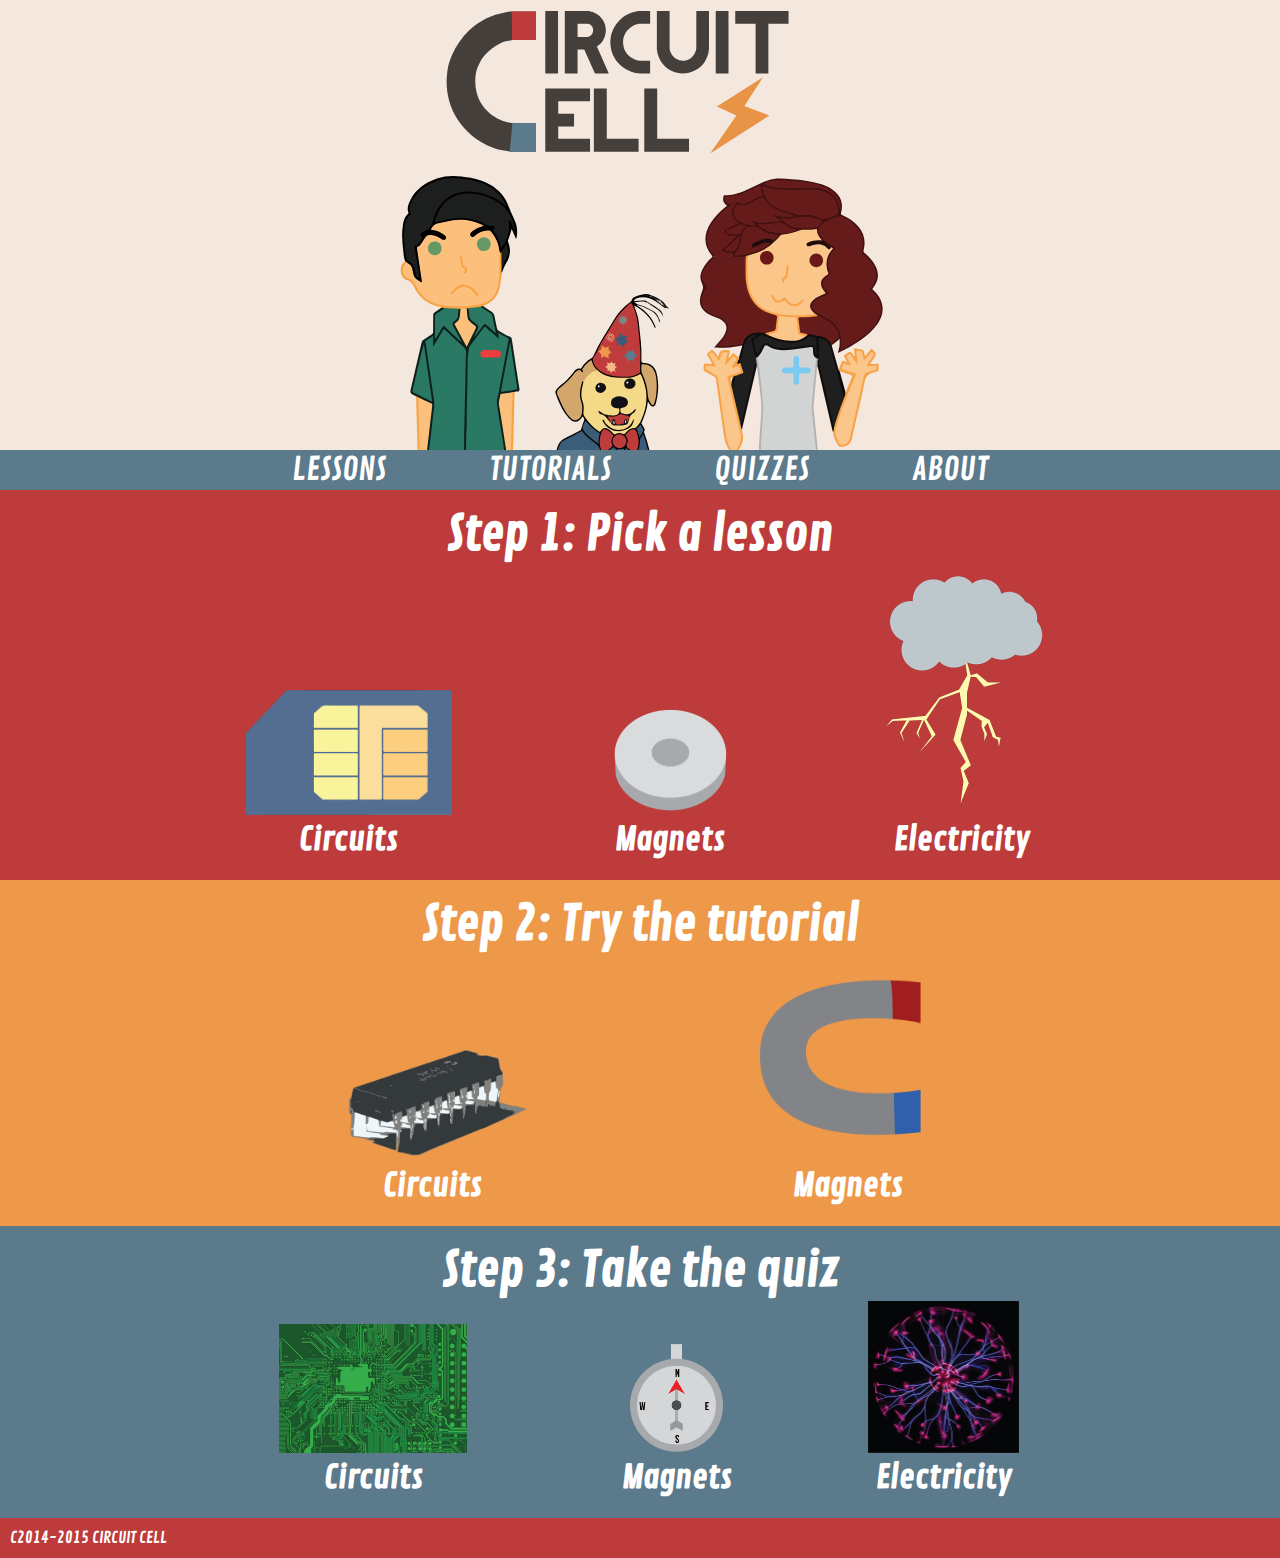
<file: index.html>
<!DOCTYPE html>
<html lang="en">
<head>
   <title>Circuit Cell</title>
    <meta http-equiv="Content-Type" content="text/html; charset=UTF-8">
    <meta charset="utf-8">
    <meta http-equiv="X-UA-Compatible" content="IE=edge">
    <meta name="viewport" content="width=device-width, initial-scale=1">
    <meta name="description" content="Circuit Cell is an interactive educational website whose sole purpose it to teach elementary school students about circuits, magnetism, and elecricity.">
    <meta name="author" content="Cristian Ramirez & Andrea Galvan">
    <link rel="author" href="humans.txt"/>
    <link href="assets/css/normalize.css" rel="stylesheet"/>
    <link href="assets/css/styles.css" rel="stylesheet"/>
    <link href="assets/css/mediaqueries.css" rel="stylesheet"/>
</head>
<body>
    <nav id="menu" class="panel" role="navigation">
            <ul>            
                <li><a href="hub-lessons.html">LESSONS</a></li>
                <li><a href="hub-tutorials.html">TUTORIALS</a></li>
                <li><a href="hub-quizzes.html">QUIZZES</a></li>
                <li><a href="about.html">ABOUT</a></li>
            </ul>
    </nav>
    <div class="wrap push">   
    <header>
         <a href="index.html"><div id="index-banner" class="banner"></div></a>
    </header>
    <div class="push" id="mobile-nav">
        <a href="#menu" class="menu-link"><img src='assets/img/nav.svg' alt="mobile nav"></a>
        
    </div>
    <nav class="top-nav">
        <ul>            
                <li><a href="hub-lessons.html">LESSONS</a></li>
                <li><a href="hub-tutorials.html">TUTORIALS</a></li>
                <li><a href="hub-quizzes.html">QUIZZES</a></li>
                <li><a href="about.html">ABOUT</a></li>
        </ul>
    </nav>
    <main>
       <section class="main-sections first">
            <h2>Step 1: Pick a lesson</h2>
            <div class="content-circle">
                <div class="clip-circle">
                    <a href="lesson-circuits.html"><img src="assets/img/sdcard.png"></a>
                </div>
                <h3>Circuits</h3>
            </div>
            <div class="content-circle">
                <div class="clip-circle">
                    <a href="lesson-magnets.html"><img src="assets/img/disc.png"></a>
                </div>
                <h3>Magnets</h3>
            </div>
            <div class="content-circle">
                <div class="clip-circle">
                    <a href="lesson-electricity.html"><img src="assets/img/lightning.png"></a>       
                </div>
                <h3>Electricity</h3>
            </div>
        </section>
        <section class="main-sections second">
            <h2>Step 2: Try the tutorial</h2>
            <div class="content-circle half-circle">
                <div class="clip-circle">
                    <a href="tutorial-circuits.html"><img src="assets/img/integratedcircuit.png"></a>
                </div>
                <h3>Circuits</h3>
            </div>
            <div class="content-circle half-circle">
                <div class="clip-circle">
                    <a href="tutorial-magnets.html"><img src="assets/img/horseshoe.png"></a>
                </div>
                <h3>Magnets</h3>
            </div>
        </section>
            <section class="main-sections third">
                <h2>Step 3: Take the quiz</h2>
                <div class="content-circle">
                    <div class="clip-circle">
                        <a href="quiz-circuits.html"><img src="assets/img/circuitboard.png"></a>
                    </div>
                    <h3>Circuits</h3>
                </div>
                <div class="content-circle">
                    <div class="clip-circle">
                        <a href="quiz-circuits.html"><img src="assets/img/compass.png"></a>
                    </div>
                    <h3>Magnets</h3>
                </div>
                <div class="content-circle">
                    <div class="clip-circle">
                        <a href="quiz-magnets.html"><img src="assets/img/staticcirclething.png"></a>
                    </div>
                    <h3>Electricity</h3>
                </div>
            </section>
        </main>
        <footer>
            <p>C2014-2015 CIRCUIT CELL</p>
        </footer>
        
        </div>
    <script src="http://ajax.googleapis.com/ajax/libs/jquery/2.1.1/jquery.min.js"></script>
    <script src="assets/js/bigslide.js"></script>
    <script src="assets/js/plugins.js"></script>
</body>
</html>
</file>
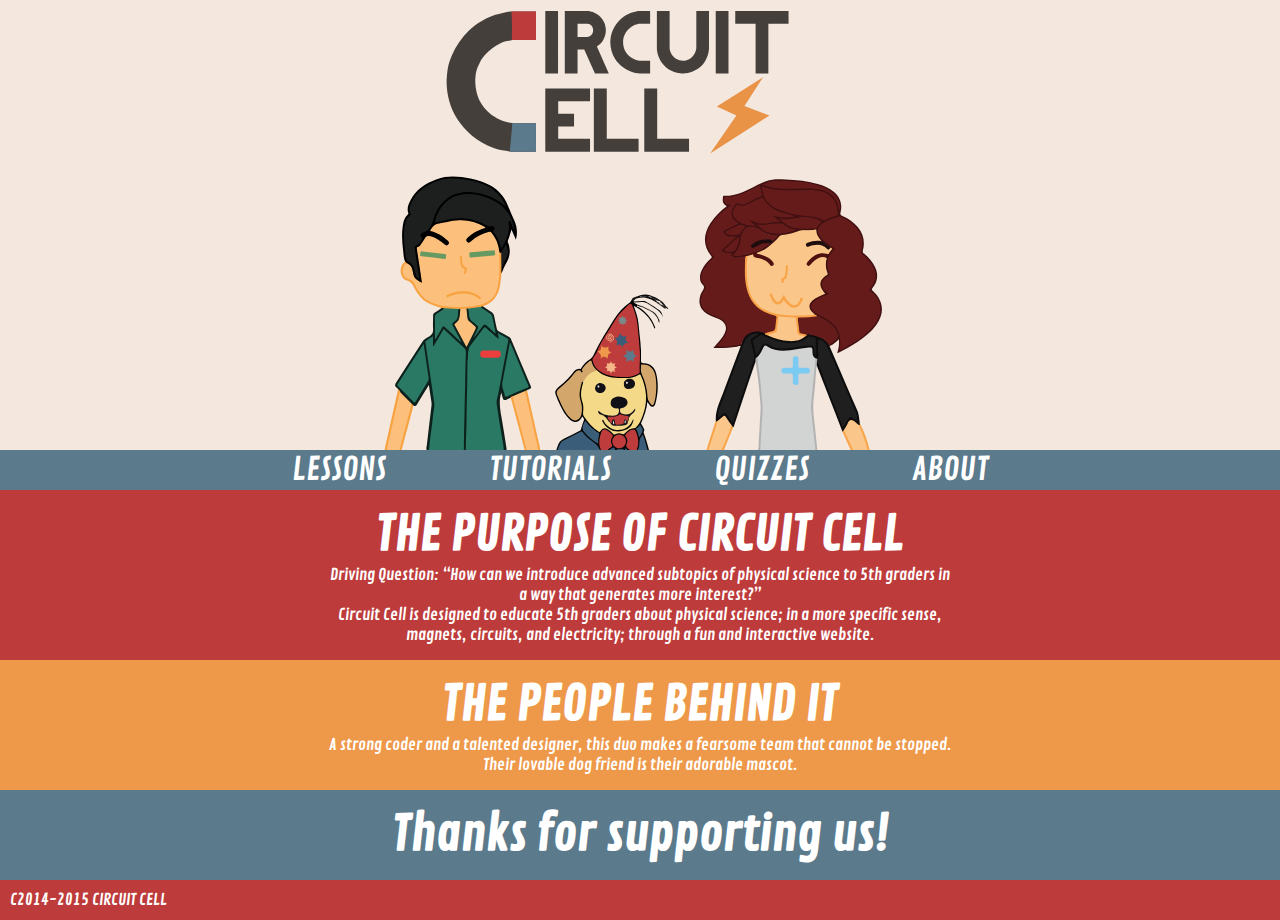
<file: about.html>
<!DOCTYPE html>
<html lang="en">
<head>
   <title>Circuit Cell</title>
    <meta http-equiv="Content-Type" content="text/html; charset=UTF-8">
    <meta charset="utf-8">
    <meta http-equiv="X-UA-Compatible" content="IE=edge">
    <meta name="viewport" content="width=device-width, initial-scale=1">
    <meta name="description" content="Circuit Cell is an interactive educational website whose sole purpose it to teach elementary school students about circuits, magnetism, and elecricity.">
    <meta name="author" content="Cristian Ramirez & Andrea Galvan">
    <link rel="author" href="humans.txt"/>
    <link href="assets/css/normalize.css" rel="stylesheet"/>
    <link href="assets/css/styles.css" rel="stylesheet"/>
    <link href="assets/css/mediaqueries.css" rel="stylesheet"/>
</head>
<body>
        <nav id="menu" class="panel" role="navigation">
            <ul>            
                <li><a href="hub-lessons.html">LESSONS</a></li>
                <li><a href="hub-tutorials.html">TUTORIALS</a></li>
                <li><a href="hub-quizzes.html">QUIZZES</a></li>
                <li><a href="about.html">ABOUT</a></li>
            </ul>
        </nav>
    <div class="wrap push">   
    <header>
         <a href="index.html"><div id="about-banner" class="banner"></div></a>
    </header>
    <div class="push" id="mobile-nav">
        <a href="#menu" class="menu-link"><img src='assets/img/nav.svg' alt="mobile nav"></a>
        
    </div>
    <nav class="top-nav">
        <ul>            
                <li><a href="hub-lessons.html">LESSONS</a></li>
                <li><a href="hub-tutorials.html">TUTORIALS</a></li>
                <li><a href="hub-quizzes.html">QUIZZES</a></li>
                <li><a href="about.html">ABOUT</a></li>
        </ul>
    </nav>
    <main>
            <section class="main-sections first">
                <h2>THE PURPOSE OF CIRCUIT CELL</h2>
                <p>Driving Question: “How can we introduce advanced subtopics of physical science to 5th graders in a way that generates more interest?”<br>
                <p>Circuit Cell is designed to educate 5th graders about physical science; in a more specific sense, magnets, circuits, and electricity; through a fun and interactive website.</p>
            </section>
            <section class="main-sections second">
                <h2>THE PEOPLE BEHIND IT</h2>
                <p>A strong coder and a talented designer, this duo
makes a fearsome team that cannot be stopped.  Their lovable dog friend is their adorable mascot.</p>
            </section>
            <section class="main-sections third">
                <h2>Thanks for supporting us!</h2>
            </section>
        </main>
        <footer>
            <p>C2014-2015 CIRCUIT CELL</p>
        </footer>
    </div>
    <script src="http://ajax.googleapis.com/ajax/libs/jquery/2.1.1/jquery.min.js"></script>
    <script src="assets/js/bigslide.js"></script>
    <script src="assets/js/plugins.js"></script>
</body>
</html>
</file>
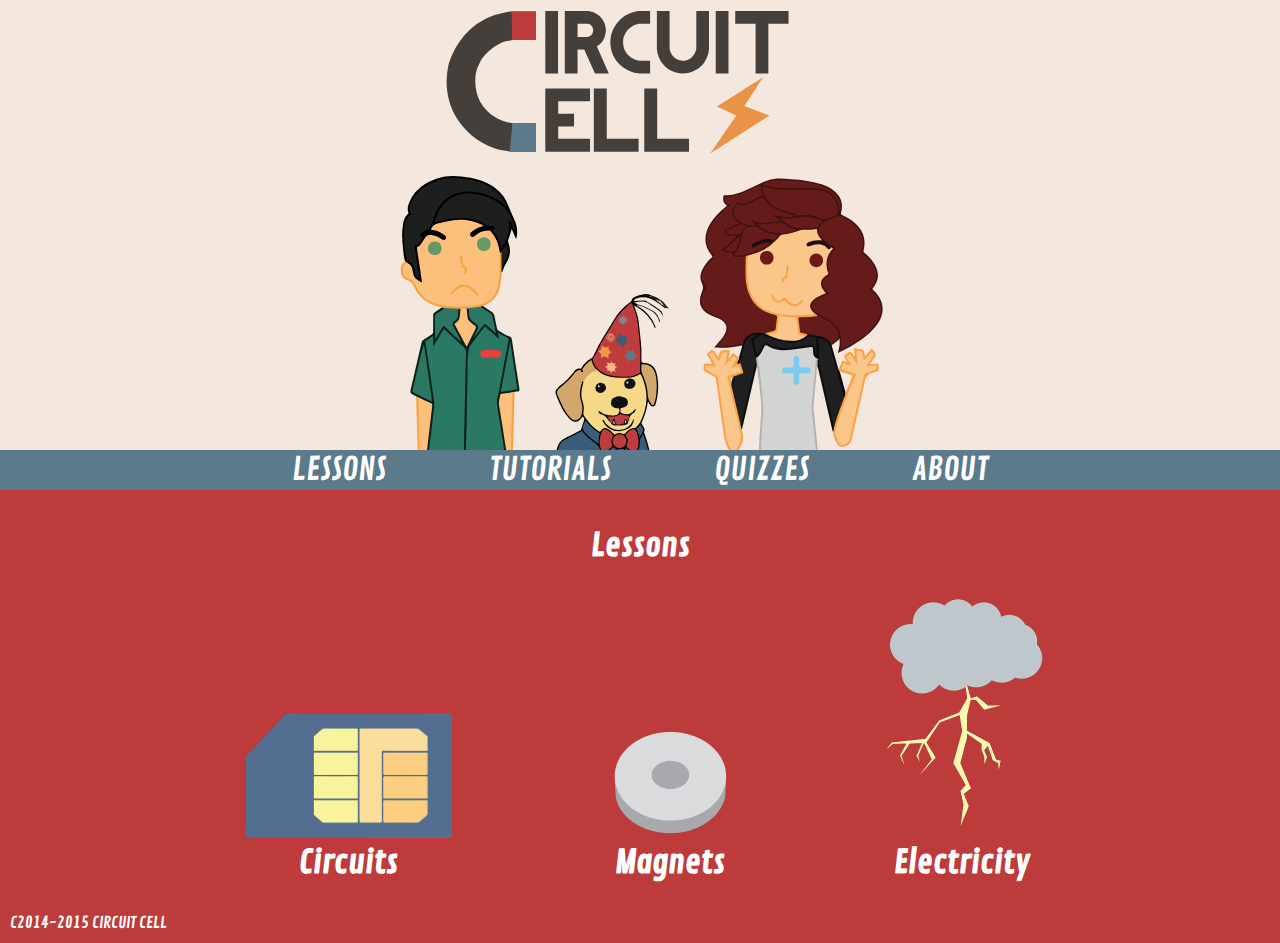
<file: hub-lessons.html>
<!DOCTYPE html>
<html lang="en">
<head>
   <title>Circuit Cell</title>
    <meta http-equiv="Content-Type" content="text/html; charset=UTF-8">
    <meta charset="utf-8">
    <meta http-equiv="X-UA-Compatible" content="IE=edge">
    <meta name="viewport" content="width=device-width, initial-scale=1">
    <meta name="description" content="Circuit Cell is an interactive educational website whose sole purpose it to teach elementary school students about circuits, magnetism, and elecricity.">
    <meta name="author" content="Cristian Ramirez & Andrea Galvan">
    <link rel="author" href="humans.txt"/>
    <link href="assets/css/normalize.css" rel="stylesheet"/>
    <link href="assets/css/styles.css" rel="stylesheet"/>
    <link href="assets/css/mediaqueries.css" rel="stylesheet"/>
</head>
<body>
    <nav id="menu" class="panel" role="navigation">
            <ul>            
                <li><a href="lessons.html">LESSONS</a></li>
                <li><a href="tutorials.html">TUTORIALS</a></li>
                <li><a href="quizzes.html">QUIZZES</a></li>
                <li><a href="about.html">ABOUT</a></li>
            </ul>
    </nav>
    <div class="wrap push">   
    <header>
         <a href="index.html"><div id="index-banner" class="banner"></div></a>
    </header>
    <div class="push" id="mobile-nav">
        <a href="#menu" class="menu-link"><img src='assets/img/nav.svg' alt="mobile nav"></a>
        
    </div>
    <nav class="top-nav">
        <ul>            
            <li><a href="#lessons">LESSONS</a></li>
            <li><a href="#tutorials">TUTORIALS</a></li>
            <li><a href="#quizzes">QUIZZES</a></li>
            <li><a href="about.html">ABOUT</a></li>
        </ul>
    </nav>
    <main>
       <section class="main-sections first">
            <h1>Lessons</h1>
            <div class="content-circle">
                <div class="clip-circle">
                    <a href="lesson-circuits.html"><img src="assets/img/sdcard.png"></a>
                </div>
                <h3>Circuits</h3>
            </div>
            <div class="content-circle">
                <div class="clip-circle">
                    <a href="lesson-magnets.html"><img src="assets/img/disc.png"></a>
                </div>
                <h3>Magnets</h3>
            </div>
            <div class="content-circle">
                <div class="clip-circle">
                    <a href="lesson-electricity.html"><img src="assets/img/lightning.png"></a>    
                </div>
                <h3>Electricity</h3>
            </div>
        </section>
        <footer>
            <p>C2014-2015 CIRCUIT CELL</p>
        </footer>
        
        </div>
    <script src="http://ajax.googleapis.com/ajax/libs/jquery/2.1.1/jquery.min.js"></script>
    <script src="assets/js/bigslide.js"></script>
    <script src="assets/js/plugins.js"></script>
</body>
</html>
</file>
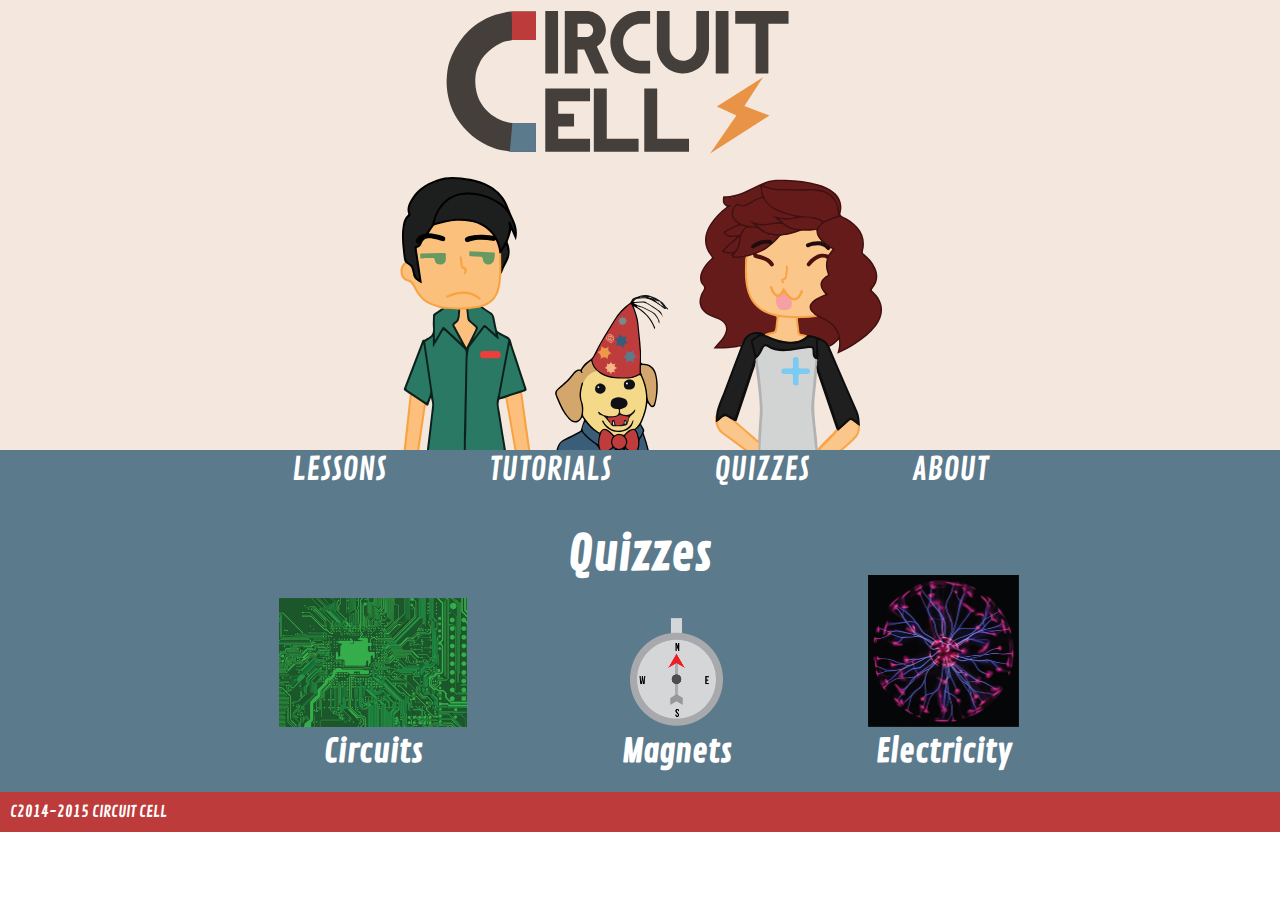
<file: hub-quizzes.html>
<!DOCTYPE html>
<html lang="en">
<head>
   <title>Circuit Cell</title>
    <meta http-equiv="Content-Type" content="text/html; charset=UTF-8">
    <meta charset="utf-8">
    <meta http-equiv="X-UA-Compatible" content="IE=edge">
    <meta name="viewport" content="width=device-width, initial-scale=1">
    <meta name="description" content="Circuit Cell is an interactive educational website whose sole purpose it to teach elementary school students about circuits, magnetism, and elecricity.">
    <meta name="author" content="Cristian Ramirez & Andrea Galvan">
    <link rel="author" href="humans.txt"/>
    <link href="assets/css/normalize.css" rel="stylesheet"/>
    <link href="assets/css/styles.css" rel="stylesheet"/>
    <link href="assets/css/mediaqueries.css" rel="stylesheet"/>
</head>
<body>
    <nav id="menu" class="panel" role="navigation">
            <ul>            
                <li><a href="hub-lessons.html">LESSONS</a></li>
                <li><a href="hub-tutorials.html">TUTORIALS</a></li>
                <li><a href="hub-quizzes.html">QUIZZES</a></li>
                <li><a href="about.html">ABOUT</a></li>
            </ul>
    </nav>
    <div class="wrap push">   
    <header>
         <a href="index.html"><div id="hub-banner" class="banner"></div></a>
    </header>
    <div class="push" id="mobile-nav">
        <a href="#menu" class="menu-link"><img src='assets/img/nav.svg' alt="mobile nav"></a>
        
    </div>
    <nav class="top-nav">
        <ul>            
            <li><a href="hub-lessons.html">LESSONS</a></li>
            <li><a href="hub-tutorials.html">TUTORIALS</a></li>
            <li><a href="hub-quizzes.html">QUIZZES</a></li>
            <li><a href="about.html">ABOUT</a></li>
        </ul>
    </nav>
    <main>
    <section class="main-sections third">
                <h1 class="hub-heading">Quizzes</h1>
                <div class="content-circle">
                    <div class="clip-circle">
                        <a href="quiz-circuits.html"><img src="assets/img/circuitboard.png"></a>
                    </div>
                    <h3>Circuits</h3>
                </div>
                <div class="content-circle">
                    <div class="clip-circle">
                        <a href="quiz-magnets.html"><img src="assets/img/compass.png"></a>
                    </div>
                    <h3>Magnets</h3>
                </div>
                <div class="content-circle">
                    <div class="clip-circle">
                        <a href="quiz-electricity.html"><img src="assets/img/staticcirclething.png"></a>
                    </div>
                    <h3>Electricity</h3>
                </div>
            </section>
        </main>
        <footer>
            <p>C2014-2015 CIRCUIT CELL</p>
        </footer>
        
        </div>
    <script src="http://ajax.googleapis.com/ajax/libs/jquery/2.1.1/jquery.min.js"></script>
    <script src="assets/js/bigslide.js"></script>
    <script src="assets/js/plugins.js"></script>
</body>
</html>
</file>
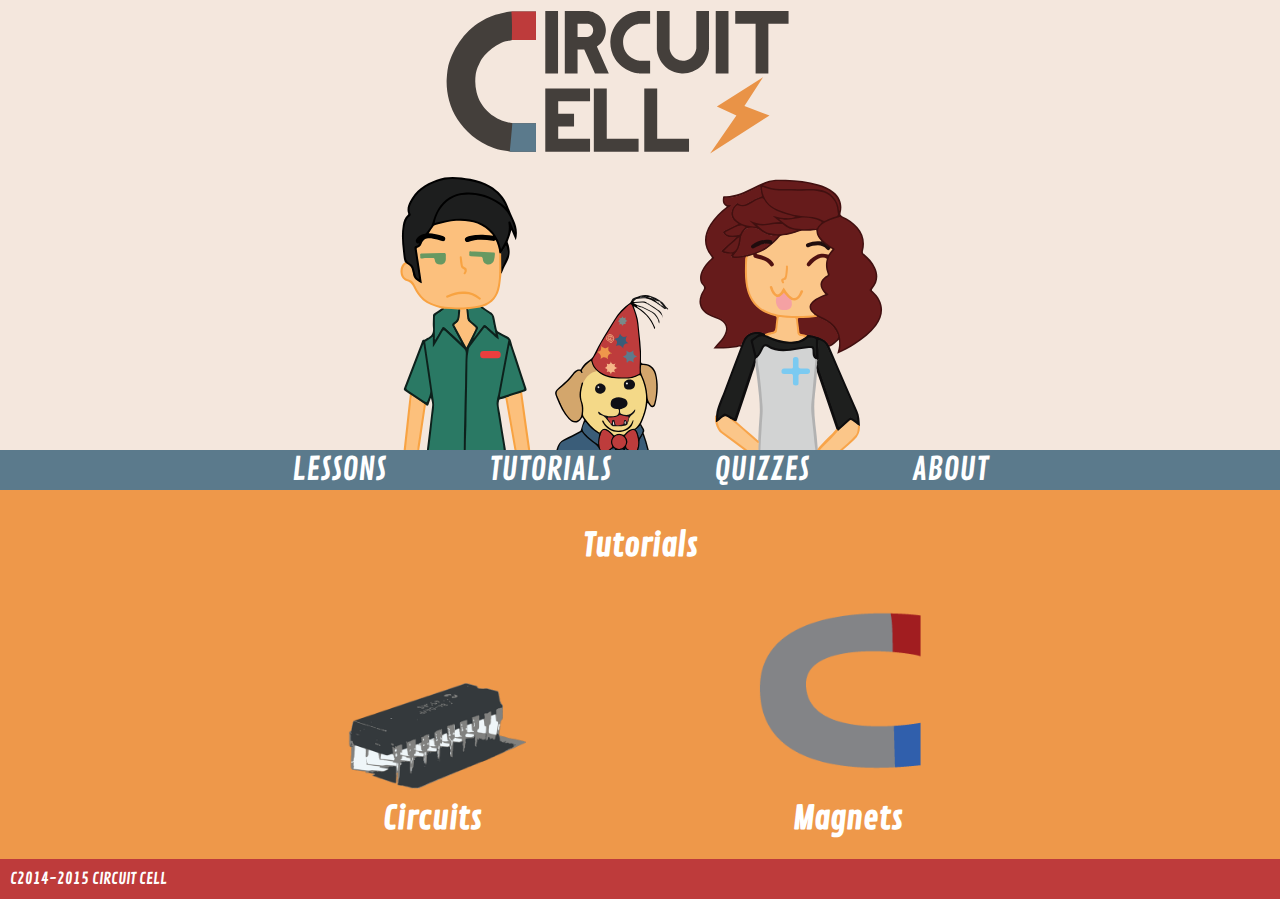
<file: hub-tutorials.html>
<!DOCTYPE html>
<html lang="en">
<head>
   <title>Circuit Cell</title>
    <meta http-equiv="Content-Type" content="text/html; charset=UTF-8">
    <meta charset="utf-8">
    <meta http-equiv="X-UA-Compatible" content="IE=edge">
    <meta name="viewport" content="width=device-width, initial-scale=1">
    <meta name="description" content="Circuit Cell is an interactive educational website whose sole purpose it to teach elementary school students about circuits, magnetism, and elecricity.">
    <meta name="author" content="Cristian Ramirez & Andrea Galvan">
    <link rel="author" href="humans.txt"/>
    <link href="assets/css/normalize.css" rel="stylesheet"/>
    <link href="assets/css/styles.css" rel="stylesheet"/>
    <link href="assets/css/mediaqueries.css" rel="stylesheet"/>
</head>
<body>
    <nav id="menu" class="panel" role="navigation">
            <ul>            
                <li><a href="hub-lessons.html">LESSONS</a></li>
                <li><a href="hub-tutorials.html">TUTORIALS</a></li>
                <li><a href="hub-quizzes.html">QUIZZES</a></li>
                <li><a href="about.html">ABOUT</a></li>
            </ul>
    </nav>
    <div class="wrap push">   
    <header>
         <a href="index.html"><div id="hub-banner" class="banner"></div></a>
    </header>
    <div class="push" id="mobile-nav">
        <a href="#menu" class="menu-link"><img src='assets/img/nav.svg' alt="mobile nav"></a>
        
    </div>
    <nav class="top-nav">
        <ul>            
            <li><a href="hub-lessons.html">LESSONS</a></li>
            <li><a href="hub-tutorials.html">TUTORIALS</a></li>
            <li><a href="hub-quizzes.html">QUIZZES</a></li>
            <li><a href="about.html">ABOUT</a></li>
        </ul>
    </nav>
    <main>
    <section class="main-sections second">
            <h1>Tutorials</h1>
            <div class="content-circle half-circle">
                <div class="clip-circle">
                    <a href="tutorial-circuits.html"><img src="assets/img/integratedcircuit.png"></a>
                </div>
                <h3>Circuits</h3>
            </div>
            <div class="content-circle half-circle">
                <div class="clip-circle">
                    <a href="tutorial-magnets.html"><img src="assets/img/horseshoe.png"></a>
                </div>
                <h3>Magnets</h3>
            </div>
        </section>
    </main>
        <footer>
            <p>C2014-2015 CIRCUIT CELL</p>
        </footer>
        
        </div>
    <script src="http://ajax.googleapis.com/ajax/libs/jquery/2.1.1/jquery.min.js"></script>
    <script src="assets/js/bigslide.js"></script>
    <script src="assets/js/plugins.js"></script>
</body>
</html>
</file>
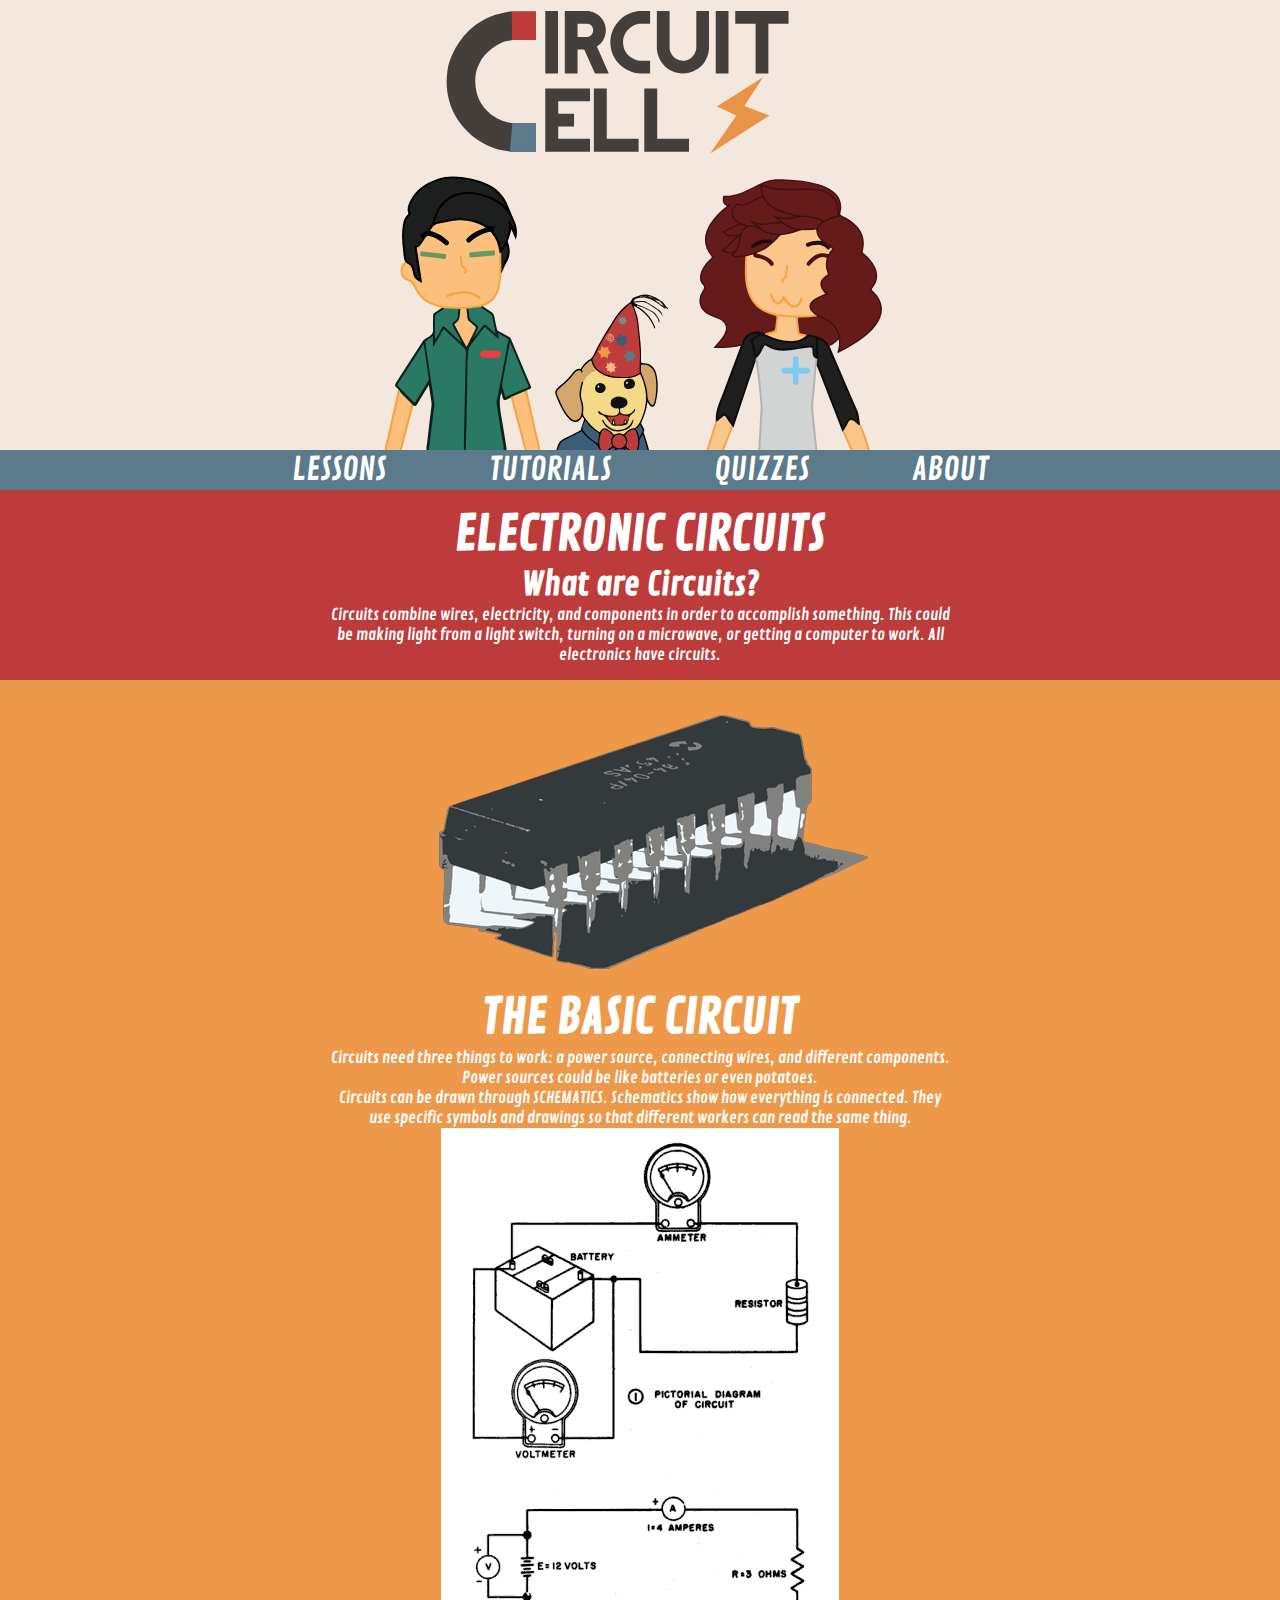
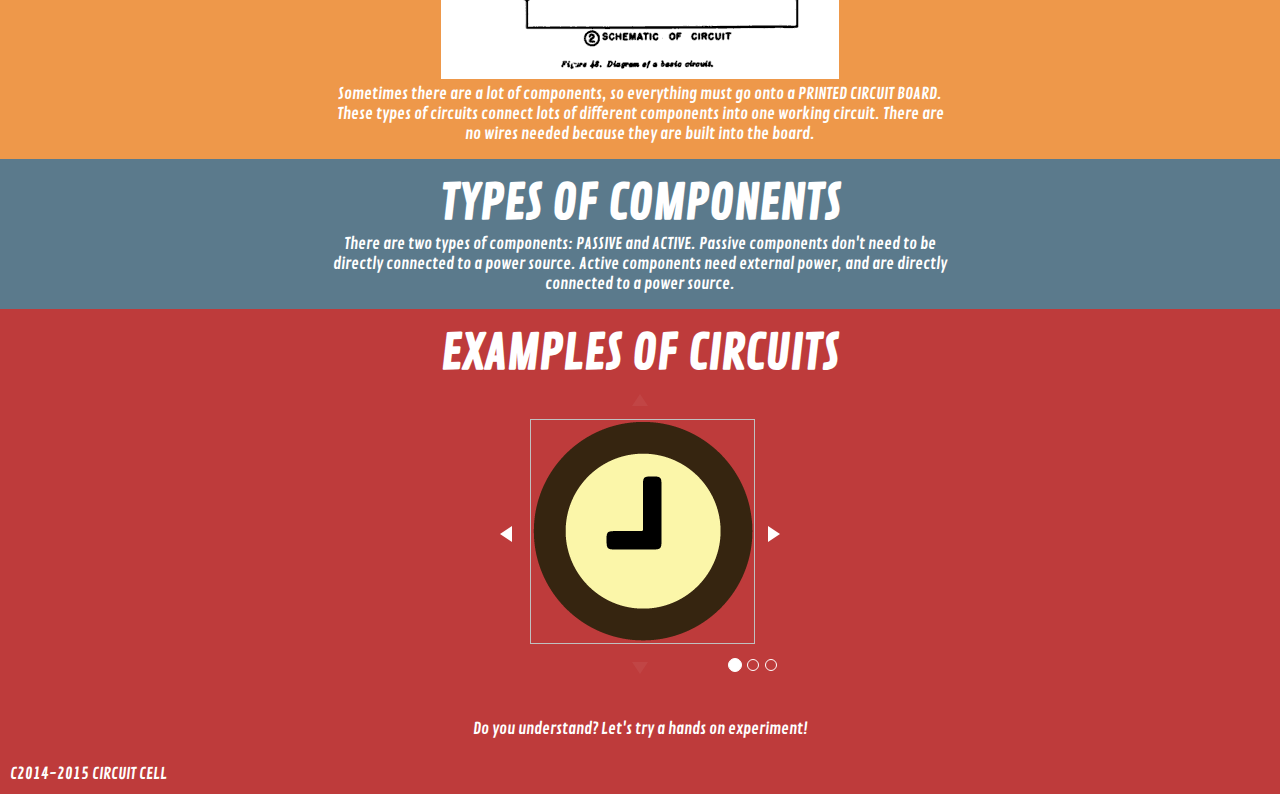
<file: lesson-circuits.html>
<!DOCTYPE html>
<html lang="en">
<head>
   <title>Circuit Cell</title>
    <meta http-equiv="Content-Type" content="text/html; charset=UTF-8">
    <meta charset="utf-8">
    <meta http-equiv="X-UA-Compatible" content="IE=edge">
    <meta name="viewport" content="width=device-width, initial-scale=1">
    <meta name="description" content="Circuit Cell is an interactive educational website whose sole purpose it to teach elementary school students about circuits, magnetism, and elecricity.">
    <meta name="author" content="Cristian Ramirez & Andrea Galvan">
    <link rel="author" href="humans.txt"/>
    <link href="assets/css/normalize.css" rel="stylesheet"/>
    <link href="assets/css/styles.css" rel="stylesheet"/>
    <link href="assets/css/mediaqueries.css" rel="stylesheet"/>
</head>
<body>
    <nav id="menu" class="panel" role="navigation">
        <ul>            
                <li><a href="hub-lessons.html">LESSONS</a></li>
                <li><a href="hub-tutorials.html">TUTORIALS</a></li>
                <li><a href="hub-quizzes.html">QUIZZES</a></li>
                <li><a href="about.html">ABOUT</a></li>
        </ul>
    </nav>
    <div class="wrap push">   
    <header>
         <a href="index.html"><div id="lesson-banner" class="banner"></div></a>
    </header>
    <div class="push" id="mobile-nav">
        <a href="#menu" class="menu-link">☰</a>
        
    </div>
    <nav class="top-nav">
        <ul>            
                <li><a href="hub-lessons.html">LESSONS</a></li>
                <li><a href="hub-tutorials.html">TUTORIALS</a></li>
                <li><a href="hub-quizzes.html">QUIZZES</a></li>
                <li><a href="about.html">ABOUT</a></li>
        </ul>
    </nav>
    <main>
        <section class="main-sections first lessons">
            <h2>ELECTRONIC CIRCUITS
</h2>
            <h3>What are Circuits?</h3>
            <p> Circuits combine wires, electricity, and components in order to accomplish something.  This could be making light from a light switch, turning on a microwave, or getting a computer to work. All electronics have circuits.</p>
        </section>
        <section class="main-sections second lessons clearfix">
            <img class="img-responsive" src="assets/img/integratedcircuit.png"> 
            <h2>THE BASIC CIRCUIT</h2>
            <p>Circuits need three things to work: a power source, connecting wires, and different components.  Power sources could be like batteries or even potatoes.<br>
            <p>Circuits can be drawn through SCHEMATICS. Schematics show how everything is connected. They use specific symbols and drawings so that different workers can read the same thing.</p>
            <img class="img-responsive" src="assets/img/schematics.png">
            <p>Sometimes there are a lot of components, so everything must go onto a PRINTED CIRCUIT BOARD. These types of circuits connect lots of different components into one working circuit.  There are no wires needed because they are built into the board.</p>
        </section>
        <section class="main-sections third">
            <h2>TYPES OF COMPONENTS</h3>
            <p>There are two types of components: PASSIVE and ACTIVE.  Passive components don't need to be directly connected to a power source.  Active components need external power, and are directly connected to a power source.</p>
        </section>
        <section class="main-sections third hack">
            
            <div id="slidr-magnets" class="slidr ">
                <img data-slidr="one" id="slidr-earth" class="slidr-images">
                <img data-slidr="two" id="slidr-compass" class="slidr-images">
                <img data-slidr="three" id="slidr-disc" class="slidr-images">
                <img data-slidr="four" id="slidr-fridge" class="slidr-images">
                <img data-slidr="five" id="slidr-horseshoe" class="slidr-images">
            </div>    
        </section>
        <section class="main-sections first">
            <h2>EXAMPLES OF CIRCUITS
</h2>
            
            <div id="slidr-circuits" class="slidr">
                <img data-slidr="one" id="slidr-clock" class="slidr-images">
                <img data-slidr="two" id="slidr-computer" class="slidr-images">
                <img data-slidr="three" id="slidr-light" class="slidr-images">
            </div>    
        </section>
        <section class="main-sections first">
        <p>Do you understand? Let's try a hands on experiment!<p/>   
        </section>
        <footer>
            <p>C2014-2015 CIRCUIT CELL</p>
        </footer>
    </main>
    <script src="http://ajax.googleapis.com/ajax/libs/jquery/2.1.1/jquery.min.js"></script>
    <script src="assets/js/bigslide.js"></script>
    <script src="assets/js/slidr.js"></script>  
    <script src="assets/js/plugins.js"></script> 
    <script>
     slidr.create('slidr-circuits', {
        breadcrumbs: true,
        overflow: true,
        touch: true,
        keyboard: true,
        pause: false,
        transition: 'cube'
}).add('h', ['one', 'two', 'three', 'one']).auto();    
    </script>    
</body>
</html>
</file>
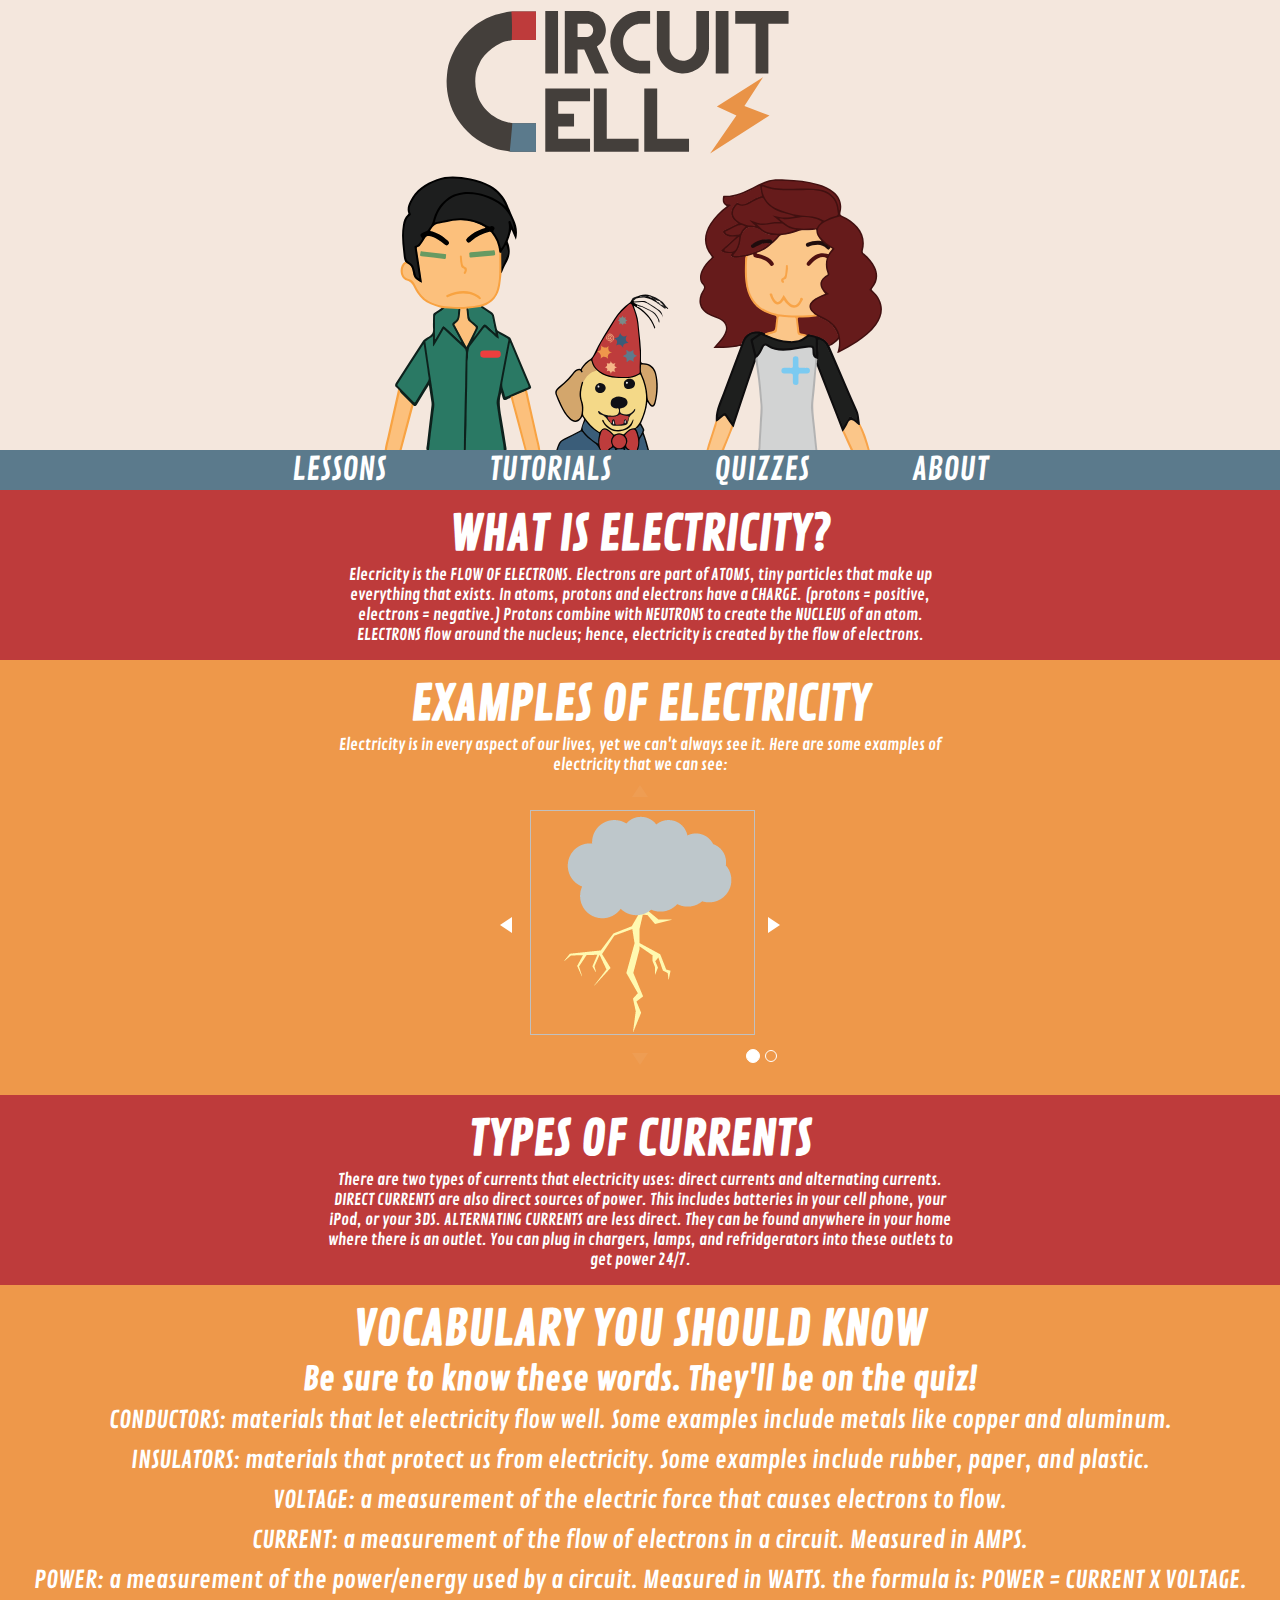
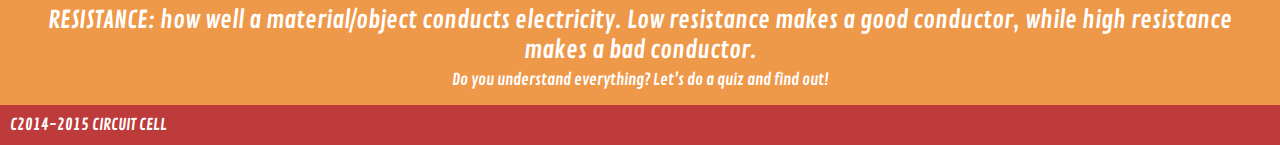
<file: lesson-electricity.html>
<!DOCTYPE html>
<html lang="en">
<head>
   <title>Circuit Cell</title>
    <meta http-equiv="Content-Type" content="text/html; charset=UTF-8">
    <meta charset="utf-8">
    <meta http-equiv="X-UA-Compatible" content="IE=edge">
    <meta name="viewport" content="width=device-width, initial-scale=1">
    <meta name="description" content="Circuit Cell is an interactive educational website whose sole purpose it to teach elementary school students about circuits, magnetism, and elecricity.">
    <meta name="author" content="Cristian Ramirez & Andrea Galvan">
    <link rel="author" href="humans.txt"/>
    <link href="assets/css/normalize.css" rel="stylesheet"/>
    <link href="assets/css/styles.css" rel="stylesheet"/>
    <link href="assets/css/mediaqueries.css" rel="stylesheet"/>
</head>
<body>
    <nav id="menu" class="panel" role="navigation">
        <ul>            
                <li><a href="hub-lessons.html">LESSONS</a></li>
                <li><a href="hub-tutorials.html">TUTORIALS</a></li>
                <li><a href="hub-quizzes.html">QUIZZES</a></li>
                <li><a href="about.html">ABOUT</a></li>
        </ul>
    </nav>
    <div class="wrap push">   
    <header>
         <a href="index.html"><div id="lesson-banner" class="banner"></div></a>
    </header>
    <div class="push" id="mobile-nav">
        <a href="#menu" class="menu-link">☰</a>
        
    </div>
    <nav class="top-nav">
        <ul>            
                <li><a href="hub-lessons.html">LESSONS</a></li>
                <li><a href="hub-tutorials.html">TUTORIALS</a></li>
                <li><a href="hub-quizzes.html">QUIZZES</a></li>
                <li><a href="about.html">ABOUT</a></li>
        </ul>
    </nav>
    <main>
        <section class="main-sections first lessons">
            <h2>WHAT IS ELECTRICITY?</h2>
            <p>Elecricity is the FLOW OF ELECTRONS.  Electrons are part of ATOMS, tiny particles that make up everything that exists. In atoms, protons and electrons have a CHARGE. (protons = positive, electrons = negative.) Protons combine with NEUTRONS to create the NUCLEUS of an atom.  ELECTRONS flow around the nucleus; hence, electricity is created by the flow of electrons.
</p>
        </section>
        <section class="main-sections second lessons clearfix">
            <h2>EXAMPLES OF ELECTRICITY</h2>
            <p>Electricity is in every aspect of our lives, yet we can't always see it.  Here are some examples of electricity that we can see:</p>
            <div id="slidr-electricity" class="slidr">
                <img data-slidr="one" id="slidr-lightning" class="slidr-images">
                <img data-slidr="two" id="slidr-electricity" class="slidr-images">
            </div>     
        </section>
        <section class="main-sections third hack">
            <div id="slidr-magnets" class="slidr ">
                <img data-slidr="one" id="slidr-earth" class="slidr-images">
                <img data-slidr="two" id="slidr-compass" class="slidr-images">
                <img data-slidr="three" id="slidr-disc" class="slidr-images">
                <img data-slidr="four" id="slidr-fridge" class="slidr-images">
                <img data-slidr="five" id="slidr-horseshoe" class="slidr-images">
            </div>    
        </section>
        <section class="main-sections first">
            <h2>TYPES OF CURRENTS
</h2>
            <p>There are two types of currents that electricity uses: direct currents and alternating currents. DIRECT CURRENTS are also direct sources of power.  This includes batteries in your cell phone, your iPod, or your 3DS. ALTERNATING CURRENTS are less direct.  They can be found anywhere in your home where there is an outlet.  You can plug in chargers, lamps, and refridgerators into these outlets to get power 24/7.</p>
        </section>
        <section class="main-sections second">
            <h2>VOCABULARY YOU SHOULD KNOW</h2>
            <h3>Be sure to know these words. They'll be on the quiz!</h3>
            <ul class="vocab">
                <li>CONDUCTORS: materials that let electricity flow well. Some examples include metals like copper and aluminum.
</li>
                <li>INSULATORS: materials that protect us from electricity.  Some examples include rubber, paper, and plastic.</li>
                <li>VOLTAGE: a measurement of the electric force that causes electrons to flow.
</li>
                <li>CURRENT: a measurement of the flow of electrons in a circuit. Measured in AMPS.
</li>
                <li>POWER: a measurement of the power/energy used by a circuit.  Measured in WATTS. the formula is: POWER = CURRENT X VOLTAGE.</li>
                <li>RESISTANCE: how well a material/object conducts electricity.  Low resistance makes a good conductor, while high resistance makes a bad conductor.</li>
            </ul>
        <p>Do you understand everything? Let's do a quiz and find out!</p>
        </section>
        <footer>
            <p>C2014-2015 CIRCUIT CELL</p>
        </footer>
    </main>
    <script src="http://ajax.googleapis.com/ajax/libs/jquery/2.1.1/jquery.min.js"></script>
    <script src="assets/js/bigslide.js"></script>
    <script src="assets/js/slidr.js"></script>  
    <script src="assets/js/plugins.js"></script>
    <script>slidr.create('slidr-electricity', {
        breadcrumbs: true,
        overflow: true,
        touch: true,
        keyboard: true,
        pause: false,
        transition: 'cube'
}).add('h', ['one', 'two', 'one']).auto();</script>    
</body>
</html>
</file>
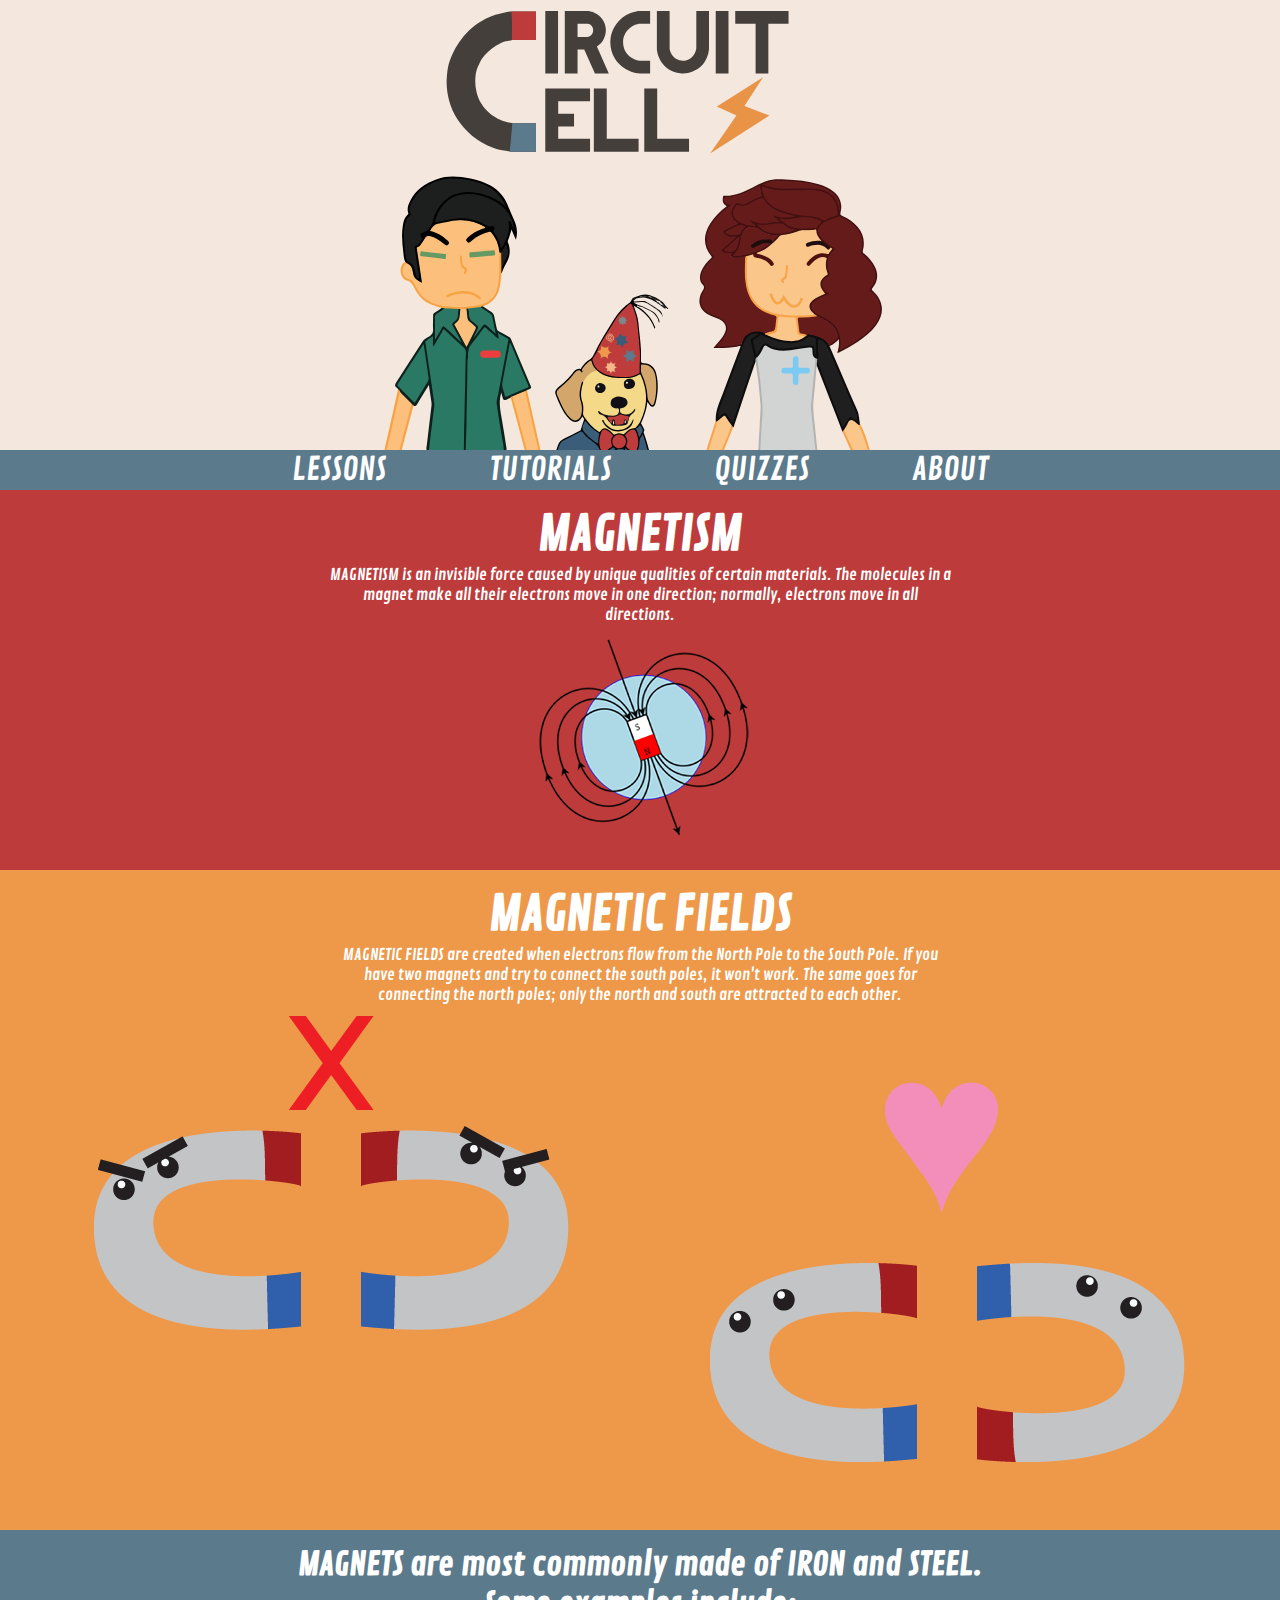
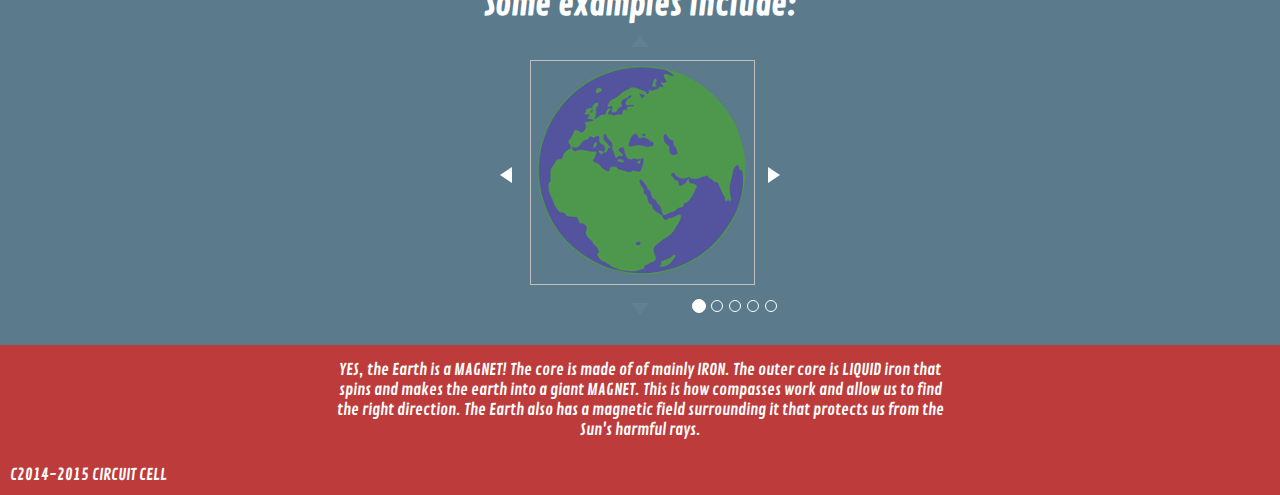
<file: lesson-magnets.html>
<!DOCTYPE html>
<html lang="en">
<head>
   <title>Circuit Cell</title>
    <meta http-equiv="Content-Type" content="text/html; charset=UTF-8">
    <meta charset="utf-8">
    <meta http-equiv="X-UA-Compatible" content="IE=edge">
    <meta name="viewport" content="width=device-width, initial-scale=1">
    <meta name="description" content="Circuit Cell is an interactive educational website whose sole purpose it to teach elementary school students about circuits, magnetism, and elecricity.">
    <meta name="author" content="Cristian Ramirez & Andrea Galvan">
    <link rel="author" href="humans.txt"/>
    <link href="assets/css/normalize.css" rel="stylesheet"/>
    <link href="assets/css/styles.css" rel="stylesheet"/>
    <link href="assets/css/mediaqueries.css" rel="stylesheet"/>
</head>
<body>
    <nav id="menu" class="panel" role="navigation">
        <ul>            
                <li><a href="hub-lessons.html">LESSONS</a></li>
                <li><a href="hub-tutorials.html">TUTORIALS</a></li>
                <li><a href="hub-quizzes.html">QUIZZES</a></li>
                <li><a href="about.html">ABOUT</a></li>
        </ul>
    </nav>
    <div class="wrap push">   
    <header>
         <a href="index.html"><div id="lesson-banner" class="banner"></div></a>
    </header>
    <div class="push" id="mobile-nav">
        <a href="#menu" class="menu-link">☰</a>
        
    </div>
    <nav class="top-nav">
        <ul>            
                <li><a href="hub-lessons.html">LESSONS</a></li>
                <li><a href="hub-tutorials.html">TUTORIALS</a></li>
                <li><a href="hub-quizzes.html">QUIZZES</a></li>
                <li><a href="about.html">ABOUT</a></li>
        </ul>
    </nav>
    <main>
        <section class="main-sections first lessons">
            <h2>MAGNETISM</h2>
            <p>MAGNETISM is an invisible force caused by unique qualities of certain materials.  The molecules in a magnet make all their electrons move in one direction; normally, electrons move in all directions.</p>
            <img class="img-responsive" src="assets/img/magnetic-field.png"> 
        </section>
        <section class="main-sections second lessons clearfix">
            <h2>MAGNETIC FIELDS</h2>
            <p>MAGNETIC FIELDS are created when electrons flow from the North Pole to the South Pole.  If you have two magnets and try to connect the south poles, it won't work.  The same goes for connecting the north poles; only the north and south are attracted to each other.</p>
        <div class="half">
            <img src="assets/img/repel.png" class="img-responsive">
        </div>
        <div class="half">
            <img src="assets/img/attract.png" class="img-responsive">
        </div>    
        </section>
        <section class="main-sections third">
            <h3>MAGNETS are most commonly made of IRON and STEEL.</h3>
            <h3>Some examples include:</h3>
            <div id="slidr-magnets" class="slidr">
                <img data-slidr="one" id="slidr-earth" class="slidr-images">
                <img data-slidr="two" id="slidr-compass" class="slidr-images">
                <img data-slidr="three" id="slidr-disc" class="slidr-images">
                <img data-slidr="four" id="slidr-fridge" class="slidr-images">
                <img data-slidr="five" id="slidr-horseshoe" class="slidr-images">
            </div>    
        </section>
        <section class="main-sections first">
            <p>YES, the Earth is a MAGNET! The core is made of of mainly IRON.  The outer core is LIQUID iron that spins and makes the earth into a giant MAGNET.  This is how compasses work and allow us to find the right direction. The Earth also has a magnetic field surrounding it that protects us from the Sun's harmful rays.<p/>   
        </section>
        <footer>
            <p>C2014-2015 CIRCUIT CELL</p>
        </footer>
    </main>
    </div>    
    <script src="http://ajax.googleapis.com/ajax/libs/jquery/2.1.1/jquery.min.js"></script>
    <script src="assets/js/bigslide.js"></script>
    <script src="assets/js/slidr.js"></script>  
    <script src="assets/js/plugins.js"></script> 
    <script>   slidr.create('slidr-magnets', {
        breadcrumbs: true,
        overflow: true,
        touch: true,
        keyboard: true,
        pause: false,
        transition: 'cube'
}).add('h', ['one', 'two', 'three', 'four', 'five', 'one']).auto();
    
   </script>
</body>
</html>
</file>
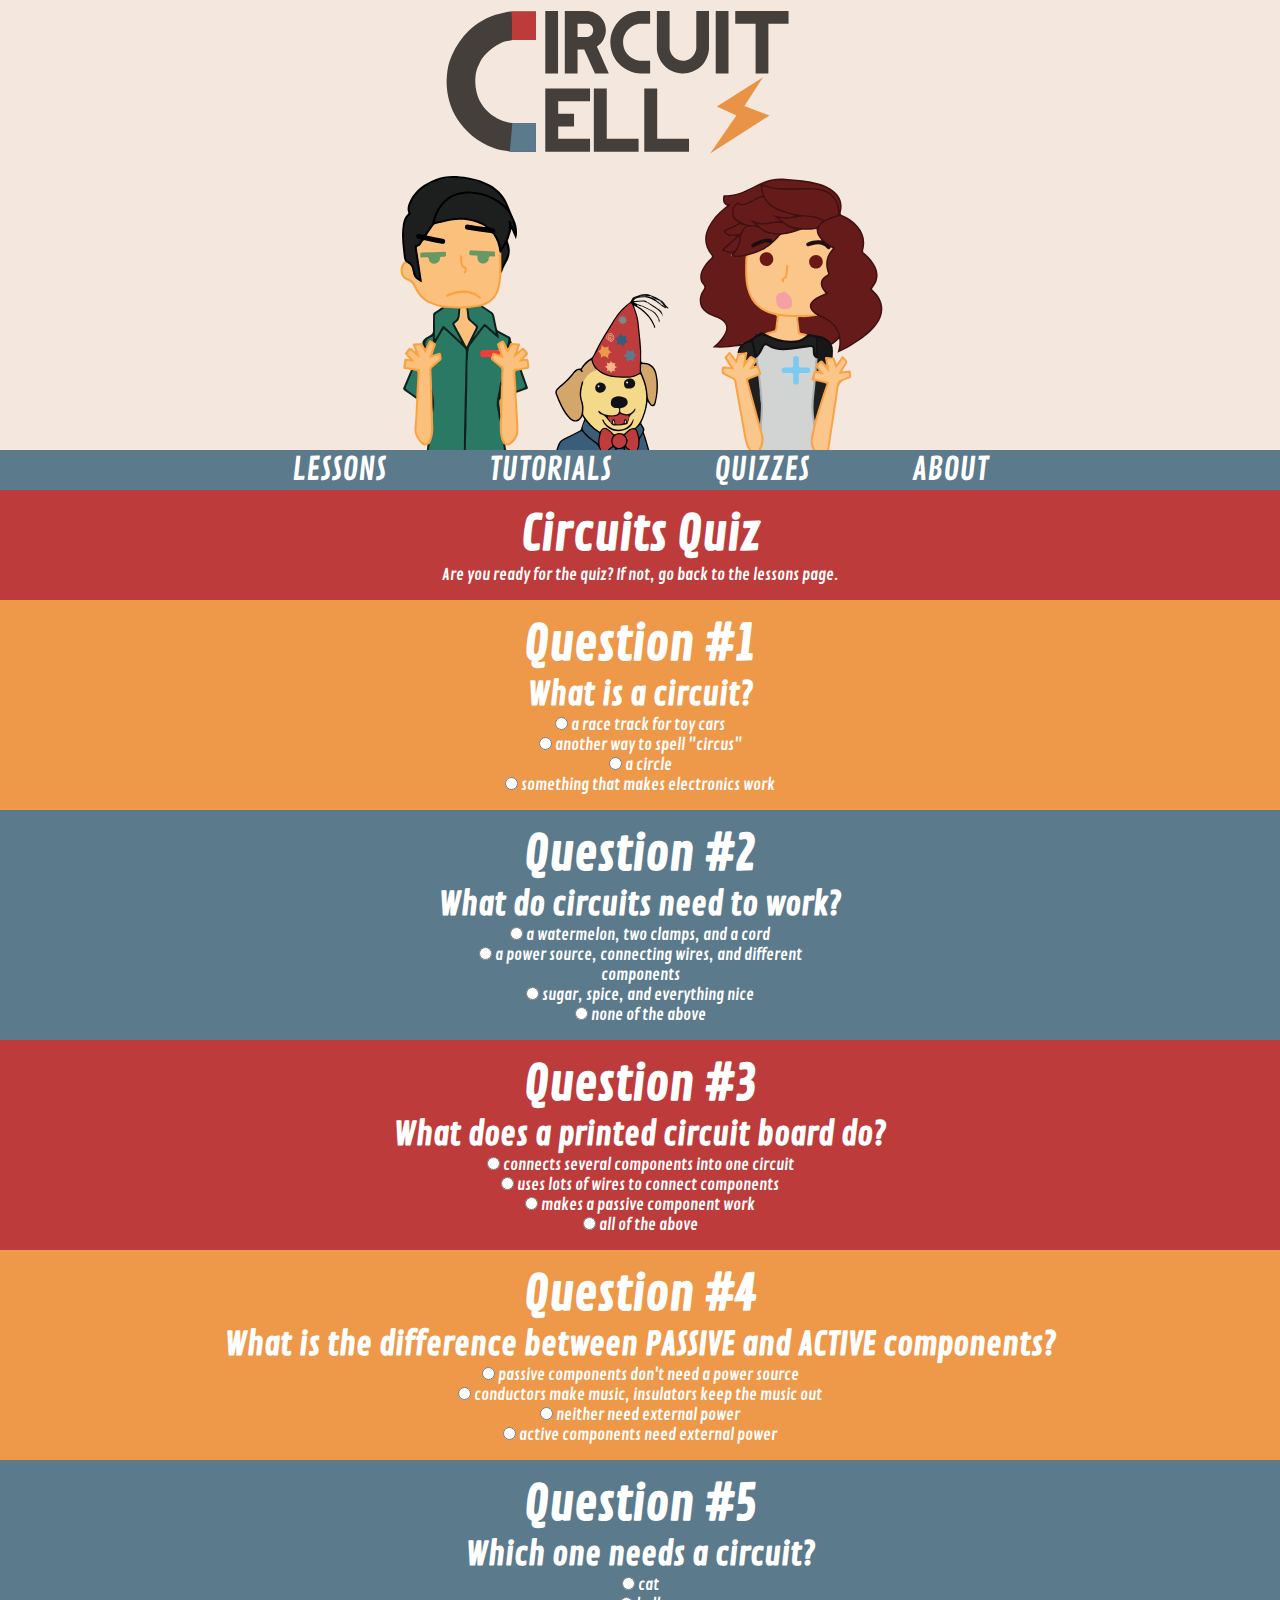
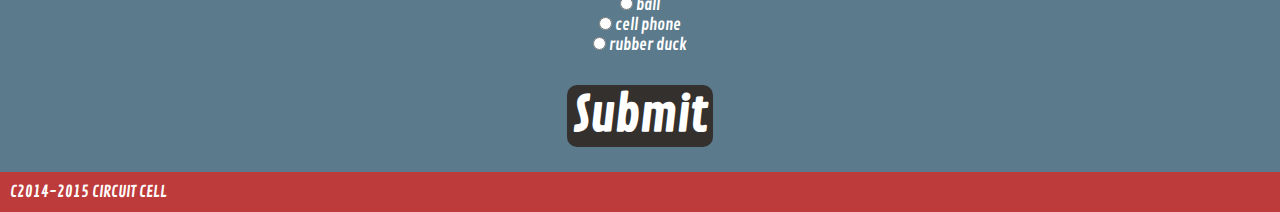
<file: quiz-circuits.html>
<!DOCTYPE html>
<html lang="en">
<head>
   <title>Circuit Cell</title>
    <meta http-equiv="Content-Type" content="text/html; charset=UTF-8">
    <meta charset="utf-8">
    <meta http-equiv="X-UA-Compatible" content="IE=edge">
    <meta name="viewport" content="width=device-width, initial-scale=1">
    <meta name="description" content="Circuit Cell is an interactive educational website whose sole purpose it to teach elementary school students about circuits, magnetism, and elecricity.">
    <meta name="author" content="Cristian Ramirez & Andrea Galvan">
    <link rel="author" href="humans.txt"/>
    <link href="assets/css/normalize.css" rel="stylesheet"/>
    <link href="assets/css/styles.css" rel="stylesheet"/>
    <link href="assets/css/mediaqueries.css" rel="stylesheet"/>
</head>
<body>
        <nav id="menu" class="panel" role="navigation">
            <ul>            
                <li><a href="hub-lessons.html">LESSONS</a></li>
                <li><a href="hub-tutorials.html">TUTORIALS</a></li>
                <li><a href="hub-quizzes.html">QUIZZES</a></li>
                <li><a href="about.html">ABOUT</a></li>
            </ul>
        </nav>
    <div class="wrap push">   
    <header>
          <a href="index.html"><div id="quiz-banner" class="banner"></div></a>
    </header>
    <div class="push" id="mobile-nav">
        <a href="#menu" class="menu-link">☰</a>
        
    </div>
    <nav class="top-nav">
        <ul>            
                <li><a href="hub-lessons.html">LESSONS</a></li>
                <li><a href="hub-tutorials.html">TUTORIALS</a></li>
                <li><a href="hub-quizzes.html">QUIZZES</a></li>
                <li><a href="about.html">ABOUT</a></li>
        </ul>
    </nav>
    <main>
            <section class="main-sections first">
                <h2>Circuits Quiz</h2>
                <p class="text-center">Are you ready for the quiz? If not, go back to the lessons page.</p>
            </section>
            <section class="main-sections second">
                <h2>Question #1</h2>
                <h3>What is a circuit?</h3>
                <div class="answers">
                    <input type="radio" name="q1" id="q1-1" value="incorrect" />
                    <label>a race track for toy cars</label>
                </div>
                <div class="answers">
                    <input type="radio" name="q1" id="q1-2" value="incorrect" />
                    <label>another way to spell "circus"</label>
                </div>
                <div class="answers">
                    <input type="radio" name="q1" id="q1-3" value="incorrect" />
                    <label>a circle</label>
                </div>
                <div class="answers">
                    <input type="radio" name="q1" id="q1-4" value="correct" />  
                    <label>something that makes electronics work</label>
                </div>    
            </section>
            <section class="main-sections third">
                <h2>Question #2</h2>
                <h3>What do circuits need to work?</h3>
                <div class="answers">
                    <input type="radio" name="q2" id="q1-1" value="correct" />
                    <label>a watermelon, two clamps, and a cord</label>
                </div>
                <div class="answers">
                    <input type="radio" name="q2" id="q1-2" value="incorrect" />
                    <label>a power source, connecting wires, and different components</label>
                </div>
                <div class="answers">    
                    <input type="radio" name="q2" id="q1-3" value="incorrect" />
                    <label>sugar, spice, and everything nice</label>
                </div>
                <div class="answers">
                    <input type="radio" name="q2" id="q1-4" value="incorrect" />  
                    <label>none of the above</label>
                </div>
            </section>
            <section class="main-sections first">
                <h2>Question #3</h2>
                <h3>What does a printed circuit board do?</h3>
                <div class="answers">
                    <input type="radio" name="q3" id="q1-1" value="correct" />
                    <label>connects several components into one circuit</label>
                </div>
                <div class="answers">
                    <input type="radio" name="q3" id="q1-2" value="incorrect" />
                    <label>uses lots of wires to connect components</label>
                </div>
                <div class="answers">
                    <input type="radio" name="q3" id="q1-3" value="incorrect" />
                    <label>makes a passive component work</label>
                </div>
                <div class="answers">
                    <input type="radio" name="q3" id="q1-4" value="incorrect" />  
                    <label>all of the above</label>
                </div>
            </section>
            <section class="main-sections second">
                <h2>Question #4</h2>
                <h3>What is the difference between PASSIVE and ACTIVE components?</h3>
                <div class="answers">
                    <input type="radio" name="q4" id="q1-1" value="correct" />
                    <label>passive components don't need a power source</label>
                </div>
                <div class="answers">
                    <input type="radio" name="q4" id="q1-2" value="incorrect" />
                    <label>conductors make music, insulators keep the music out</label>
                </div>
                <div class="answers">
                    <input type="radio" name="q4" id="q1-3" value="incorrect" />
                    <label>neither need external power</label>
                </div>
                <div class="answers">
                    <input type="radio" name="q4" id="q1-4" value="incorrect" />  
                    <label>active components need external power</label>
                </div>
            </section>
            <section class="main-sections third">
                <h2>Question #5</h2>
                <h3>Which one needs a circuit?</h3>
                <div class="answers">
                    <input type="radio" name="q5" id="q1-1" value="incorrect" />
                    <label>cat</label>
                </div>
                <div class="answers">
                    <input type="radio" name="q5" id="q1-2" value="incorrect" />
                    <label>ball</label>
                </div>
                <div class="answers">
                    <input type="radio" name="q5" id="q1-3" value="correct" />
                    <label>cell phone</label>
                </div>
                <div class="answers">
                    <input type="radio" name="q5" id="q1-4" value="incorrect" />  
                    <label>rubber duck</label>
                </div>
            </section>
            <section class="main-sections third">
                <button id="submit" onclick="submit('q1', 'q2', 'q3', 'q4', 'q5')"><h2>Submit</h2></button>
                <h3 id="result"></h3>
                <h2 id="pass-fail"></h2>
            </section>
        </main>
        <footer>
            <p>C2014-2015 CIRCUIT CELL</p>
        </footer>
    </div>
    <script src="http://ajax.googleapis.com/ajax/libs/jquery/2.1.1/jquery.min.js"></script>
    <script src="assets/js/bigslide.js"></script>
    <script src="assets/js/plugins.js"></script>
    <script src="assets/js/quiz.js"></script>
</body>
</html>
</file>
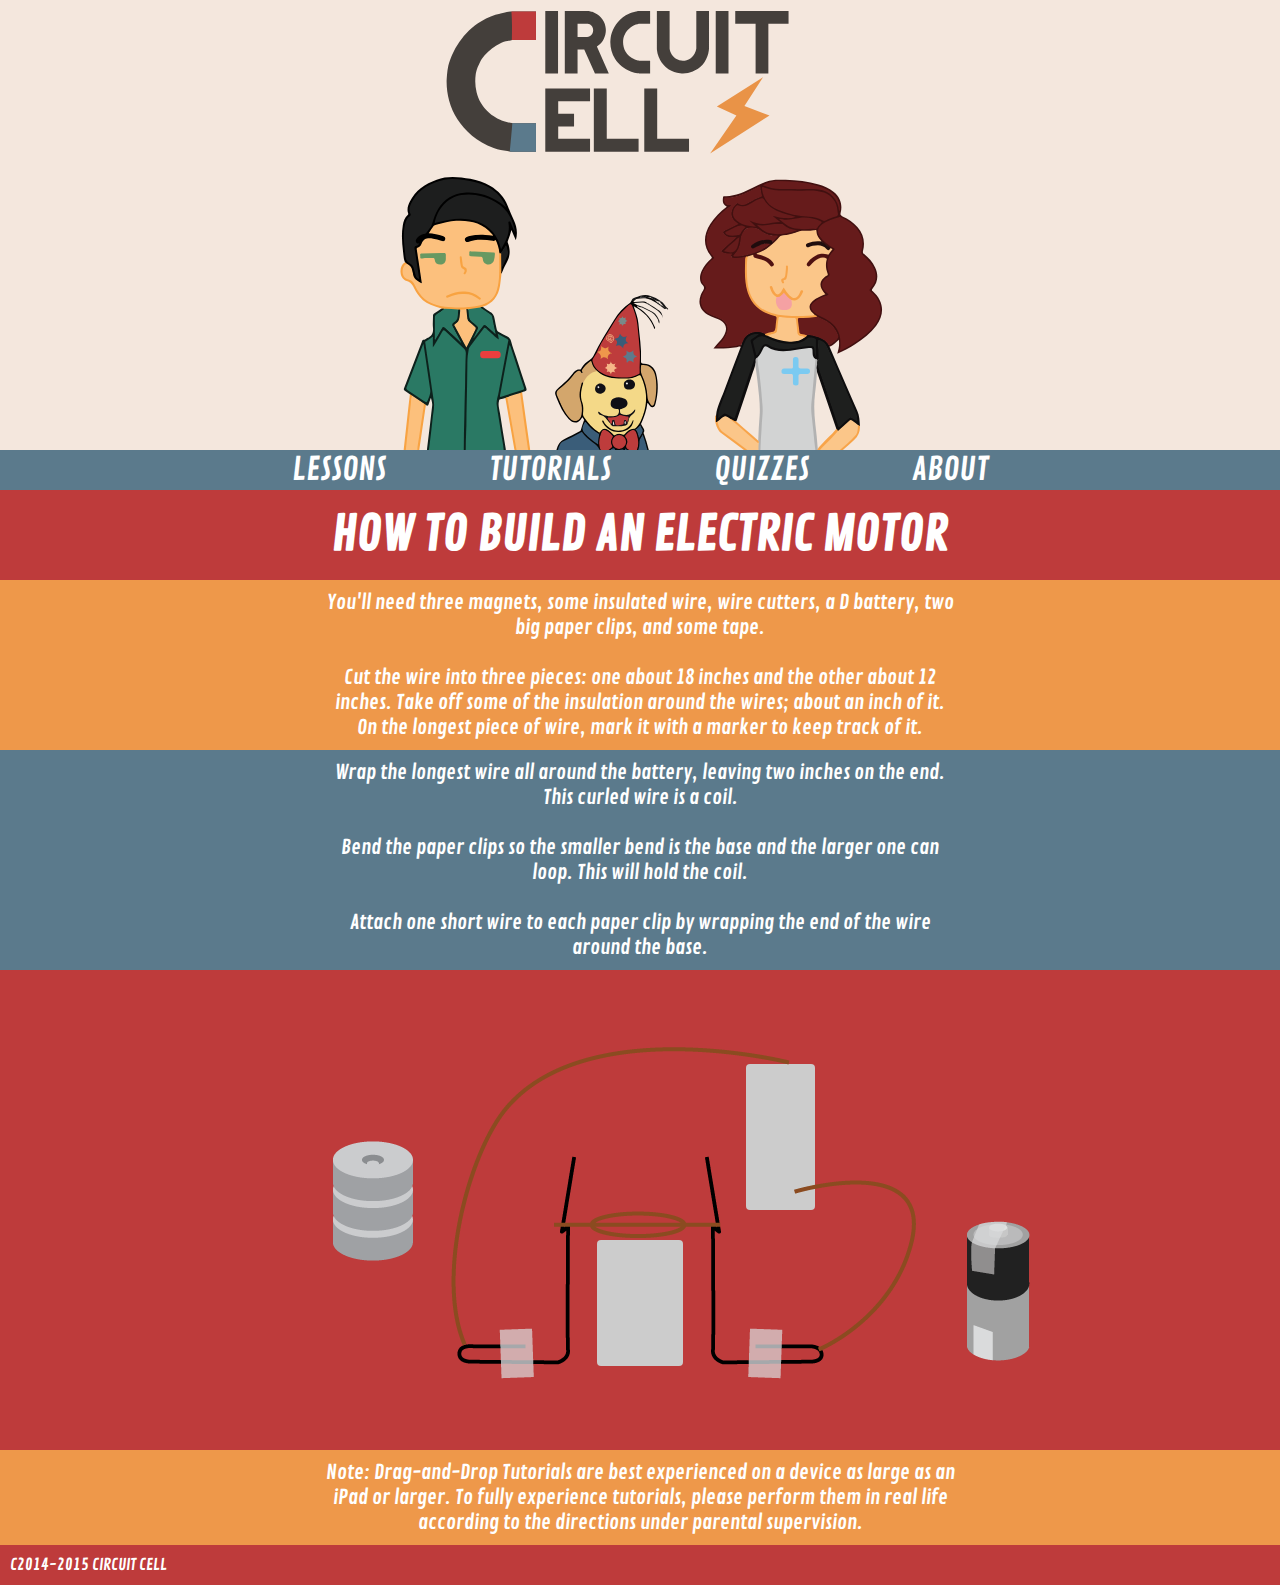
<file: tutorial-magnets.html>
<!DOCTYPE html>
<html lang="en">
<head>
   <title>Circuit Cell</title>
    <meta http-equiv="Content-Type" content="text/html; charset=UTF-8">
    <meta charset="utf-8">
    <meta http-equiv="X-UA-Compatible" content="IE=edge">
    <meta name="viewport" content="width=device-width, initial-scale=1">
    <meta name="description" content="Circuit Cell is an interactive educational website whose sole purpose it to teach elementary school students about circuits, magnetism, and elecricity.">
    <meta name="author" content="Cristian Ramirez & Andrea Galvan">
    <link rel="author" href="humans.txt"/>
    <link href="assets/css/normalize.css" rel="stylesheet"/>
    <link href="assets/css/styles.css" rel="stylesheet"/>
    <link href="assets/css/mediaqueries.css" rel="stylesheet"/>
</head>
<body>
    <nav id="menu" class="panel" role="navigation">
            <ul>            
                <li><a href="hub-lessons.html">LESSONS</a></li>
                <li><a href="hub-tutorials.html">TUTORIALS</a></li>
                <li><a href="hub-quizzes.html">QUIZZES</a></li>
                <li><a href="about.html">ABOUT</a></li>
        </ul>
    </nav>
    <div class="wrap push">   
    <header>
         <a href="index.html"><div id="tutorial-banner" class="banner"></div></a>
    </header>
    <div class="push" id="mobile-nav">
        <a href="#menu" class="menu-link"><img src='assets/img/nav.svg' alt="mobile nav"></a>
        
    </div>
    <nav class="top-nav">
        <ul>            
                <li><a href="hub-lessons.html">LESSONS</a></li>
                <li><a href="hub-tutorials.html">TUTORIALS</a></li>
                <li><a href="hub-quizzes.html">QUIZZES</a></li>
                <li><a href="about.html">ABOUT</a></li>
        </ul>
    </nav>
    <main>
        <section class="main-sections first">
            <h2>HOW TO BUILD AN ELECTRIC MOTOR</h2>
        </section>
        <section class="tutorial-text main-sections second">
            <p>You'll need three magnets, some insulated wire, wire cutters, a D battery, two big paper clips, and some tape.
</p><br>
            <p>Cut the wire into three pieces: one about 18 inches and the other about 12 inches.  Take off some of the insulation around the wires; about an inch of it.  On the longest piece of wire, mark it with a marker to keep track of it.</p>
        </section>
        <section class="tutorial-text main-sections third">
            <p>Wrap the longest wire all around the battery, leaving two inches on the end.  This curled wire is a coil.</p><br>
            <p>Bend the paper clips so the smaller bend is the base and the larger one can loop.  This will hold the coil.</p><br>
            <p>Attach one short wire to each paper clip by wrapping the end of the wire around the base.</p>
        </section>
        <section class="main-sections first" id="magnets-area">
            <div class="drag-container height-adjustment">
                <div id="motor-copperwire2"></div>
                <div id="motor-copperwire3"></div>
                <div id="spinny"></div>
                <div class="dropzone tapedbattery-drop"></div>
                <div class="dropzone magnet-drop"></div>
                <div id="tapedbattery" class="draggable drag-drop"></div>
                <div id="magnetstack" class="draggable drag-drop"></div>
            </div>
        </section>
        <section class="tutorial-text main-sections second">
            <p>Note: Drag-and-Drop Tutorials are best experienced on a device as large as an iPad or larger.  To fully experience tutorials, please perform them in real life according to the directions under parental supervision.</p>
        </section>
    </main>
    <footer>
            <p>C2014-2015 CIRCUIT CELL</p>
    </footer>
     </div>
    <script src="http://ajax.googleapis.com/ajax/libs/jquery/2.1.1/jquery.min.js"></script>
    <script src="assets/js/bigslide.js"></script>
    <script src="assets/js/interact.js"></script>
    <script src="assets/js/plugins.js"></script>
    <script src="assets/js/tutorial-magnets.js"></script>
</file>
<file: assets/css/styles.css>
body {
    margin: 0;
    padding: 0;
    -webkit-font-smoothing: antialiased;
    color: #FFFFFF;
    font-family: "Contrail One";
}

@-ms-viewport{
  width: device-width;
}

.clearfix:after {
   content: " "; /* Older browser do not support empty content */
   visibility: hidden;
   display: block;
   height: 0;
   clear: both;
}

@font-face{
    font-family: "Source Sans Pro";
    src: url('../fonts/SourceSansPro-Regular.ttf')
}

@font-face{
    font-family: "Contrail One";
    src: url('../fonts/ContrailOne-Regular.ttf');
}

header{
    background-color: #F4E7DD;
    text-align: center;
}

.wrap { 
  position: relative; 
  max-width: 100%;
  margin: auto;
}

#logo{
    width: 1000px;
    height: 450px;
    margin: 0 auto;
    background-image: url('../img/logo.png');
    background-repeat: no-repeat;
}

footer{
    background-color: #BE3B3B;
    margin: 0;
    padding: 10px;
}

footer > p{
    text-align: left;
    margin: 0;
}

div{
    overflow: hidden;
}

.hub-heading{
    font-size: 3em;
    margin: 20px 0 -10px 0;
}

h2{
    margin: 0;
    font-family: "Contrail One";
    font-size: 3em;
}

h3{
    font-size: 2em;
    margin: 0;
    font-family: "Contrail One";
}

/* nav */
ul{
    padding: 0;
    margin: 0;
}

li{
    list-style: none;
    display: inline;
    text-align: center;
}

li a{
    margin-left: 50px;
    margin-right: 50px;
    text-decoration: none;
    font-family: "Contrail One";
    font-size: 2em;
    color: #FFFFFF;
}

.vocab li{
    display: block;
    padding: 5px;
    font-size: 1.5em;
}

nav{
    margin: 0 auto;
    text-align: center;
    background-color: #5B7A8C;
    padding: 0;
}

#mobile-nav{
	width: 100%;
	height: 45px;
	overflow: hidden;
	margin: 0;
	background-color: #34302D;
    position: fixed;
    top: 0;
    z-index: 2;
    display: none;
}

.menu-link{
    text-decoration: none;
    color: #FFFFFF;
    padding: 7px;
    text-align: center;
    vertical-align: top;
    background-color: #5B7A8C;
    opacity: 0.4;
    position: relative;
    top: 10px;
    left: 7px;
    border-radius: 10px;
    transition: 0.2s ease;
}

.menu-link img{
    width: 30px;
    position: relative;
    bottom: 5px;
}

.menu-link:hover{
    opacity: 1;
}

.panel {
    position: fixed;
    background-color: #34302D;
    left: 8em;
    display: none;
}

.panel ul{
    width: 50px;
}

.panel ul li a{
    display: block;
    margin: 50px 0px 0 10px;
}
/* banners */

.banner{
    height: 450px;
    margin: 0 auto;
    -webkit-background-size: cover;
    -moz-background-size: cover;
    -o-background-size: cover;
    background-size: cover;
}

#index-banner{
    background: url("../img/index.svg") no-repeat center center;
}

#about-banner{
    background: url("../img/lesson.svg") no-repeat center center;
}

#tutorial-banner{
    background: url("../img/tutorial.svg") no-repeat center center;
}

#lesson-banner{
    background: url("../img/lesson.svg") no-repeat center center;
}

#hub-banner{
    background: url("../img/tutorial.svg") no-repeat center center;
}

#quiz-banner{
    background: url("../img/quiz.svg") no-repeat center center;
}



/* main content */

.main-sections{
    padding: 15px;
    text-align: center;
}

.main-sections p{
    width: 50%;
    margin: 0 auto;
}

.content-circle{
    text-align: center;
    max-width: 33%; /* dont know if this is considered harmful */
    display: inline-block;
    margin: 0 auto;
}

.half-circle{
    width: 49%;
}

.clip-circle img{
    width: 50%;
    height: 50%;
    transition: opacity .3s;
}

.clip-circle img:hover{
    opacity: .7;
}
    
.content-circle h3{
    font-size: 2em;
    width: auto;
}

.first{
    background-color: #BE3B3B;
}

.second{
    background-color: #EE984A;
}

.third{
    background-color: #5B7A8C;
}

.text-center{
    text-align: center;
}

.half{
    width: 49%;
    display: inline-block;
}


/*slidr styles */
.slidr{
    width: 300px;
    height: 300px;
    display: inline-block;
}

.slidr-images{
    height: 225px;
    width: 225px;
    background-repeat: no-repeat;
    right: 35px;
    top: 35px;
}

#slidr-earth{
    background-image: url('../img/earth.png');
}

#slidr-compass{
    background-image: url('../img/compass.png');
}

#slidr-disc{
    background-image: url('../img/disc.png');
}

#slidr-fridge{
    background-image: url('../img/fridge.png');
}

#slidr-horseshoe{
    background-image: url('../img/horseshoe.png');
}

#slidr-lightning{
    background-image: url('../img/lightning-225.png');
}

#slidr-generator{
    background-image: url('../img/generator.png');
}

#slidr-clock{
    background-image: url('../img/clock.png');
}

#slidr-computer{
    background-image: url('../img/computer.png');
}

#slidr-light{
    background-image: url('../img/lightbulb.png');
}

.hack{
    display: none !important;
}

/* quiz styles */

#submit{
    border: none;
    border-radius: 10px;
    background-color: #34302D;
    transition: color 0.3s, background-color 0.3s;
}

#submit:hover{
    color: #34302D;
    background-color: #FFFFFF;
}
.answers{
    display: block;
    margin: 0 auto;
    width: 375px;
}

.answers label{
    padding-top: 10px;
}

#result, #pass-fail{
    margin-top: 10px;
}

/* tutorial styles */

.tutorial-text{
    font-size: 1.25em;
    padding: 10px;
}

.drag-container{
    width: 1200px;
    height: 600px;
    margin: 0 auto;
}

.dropzone {
    background-color: #ccc;
    border: dashed 3px transparent;
    border-radius: 4px;
    margin: 10px auto 30px;
    width: 80%;
    transition: background-color 0.3s, border-color 0.3s;
}

.drop-active {
  border-color: #666;
}

.drop-target {
  background-color: #29e;
}

.drag-drop{
  display: inline-block;
  -webkit-transform: translate(0px, 0px);
          transform: translate(0px, 0px);
  transition: background-color 0.3s, border 0.3s;
}

.draggable{
    z-index: 2000;
}

/*
.drag-drop.can-drop { 
    background-color: #4e4; 
}
*/


/* circuits tutorial */


#battery{
    background: url('../img/battery.png') no-repeat;
    height: 95px;
    width: 208px;
    position: relative;
    bottom: 600px;
}

#wire-left{
    background-image: url('../img/copperwire-left.png');
    width: 158px;
    height: 315px;
    position: relative;
    bottom: 550px;
    right: 300px;
}

#wire-right{
    background-image: url('../img/copperwire-right.png');
    width: 158px;
    height: 315px;
    position: relative;
    bottom: 550px;
    right: 300px;
}

#lightbulb-circuits{
    background: url('../img/lightbulb-off.png') no-repeat;
    width: 158px;
    height: 218px;
    position: relative;
    float: right;
    margin-right: 350px;
    z-index: 1;
}

.battery-drop{
    height: 95px;
    width: 208px;
    position: relative;
    top: 420px;
    left: 425px;
}

.wire-right-drop{
    width: 158px;
    height: 315px;
    position: relative;
    left: 300px;
    z-index: 0;
    top: 30px;
}
.wire-left-drop{
    width: 158px;
    height: 315px;
    position: relative;
    left: 300px;
    z-index: 0;
    bottom: 325px;
}

/* magnets tutorial */

.height-adjustment{
    position: relative;
    bottom: 200px;
    margin-bottom: -150px;
}

#magnetstack{
    background-image: url('../img/magnetstack.png');
    width: 80px;
    height: 120px;
    position: relative;
    bottom: 700px;
    right: 300px;
}

#motor-copperwire2{
    background-image: url('../img/motor-copperwire2.png');
    width: 122px;
    height: 172px;
    margin: 0 auto;
    position: relative;
    top: 395px;
    left: 215px;
    z-index: 2;
}

#motor-copperwire3{
    background-image: url('../img/motor-copperwire3.png');
    width: 339px;
    height: 299px;
    position: relative;
    margin: 0 auto;
    top: 90px;
    right: 20px;
    z-index: 2;
}

#spinny{
    background-image: url('../img/spinnything.png');
    width: 367px;
    height: 223px;
    position: relative;
    bottom: 100px;
    margin: 0 auto;
}

#tapedbattery{
    background-image: url('../img/tapedbattery.png');
    width: 63px;
    height: 140px;
    position: relative;
    bottom: 600px;
    left: 400px;
}

.tapedbattery-drop{
    height: 140px;
    width: 63px;
    position: relative;
    bottom: 425px;
    left: 140px
}

.magnet-drop{
    width: 80px;
    height: 120px;
    position: relative;
    bottom: 425px;
}
</file>
<file: assets/css/mediaqueries.css>
@media (max-width: 768px){
    .clip-circle img:hover{
        opacity: 1;
    }
    .content-circle{
        min-width: 50%;
        padding: 15px;
    }

    .top-nav{
        padding: 10px;
        margin: 0 auto;
        min-width: 480px;
    }
    
    li a{
        margin-left: 20px;
        margin-right: 20px;
        font-size: 1.5em;
    }
}

@media (max-width: 480px){
    header{
        margin-top: 45px;
    }
    
    #mobile-nav{
       	display: inline;
    }
    
    #index-banner, #about-banner, #tutorial-banner, #lesson-banner, #hub-banner{
        background: url("../img/logo.png") no-repeat center center;
        height: 225px;
    }
    
    .panel{
        display: inline;
    }
    
    .half{
        width: 80%;
        margin: 0 auto;
    }
    
    .top-nav{
        display: none;
    }
    
    li a{
        font-size: 1.8em;
    }
    
    .slidr{
        height: 300px;
        width: 300px;
    }
    
    .img-responsive{
        height: 95%;
        width: 95%;
    }
}
</file>
